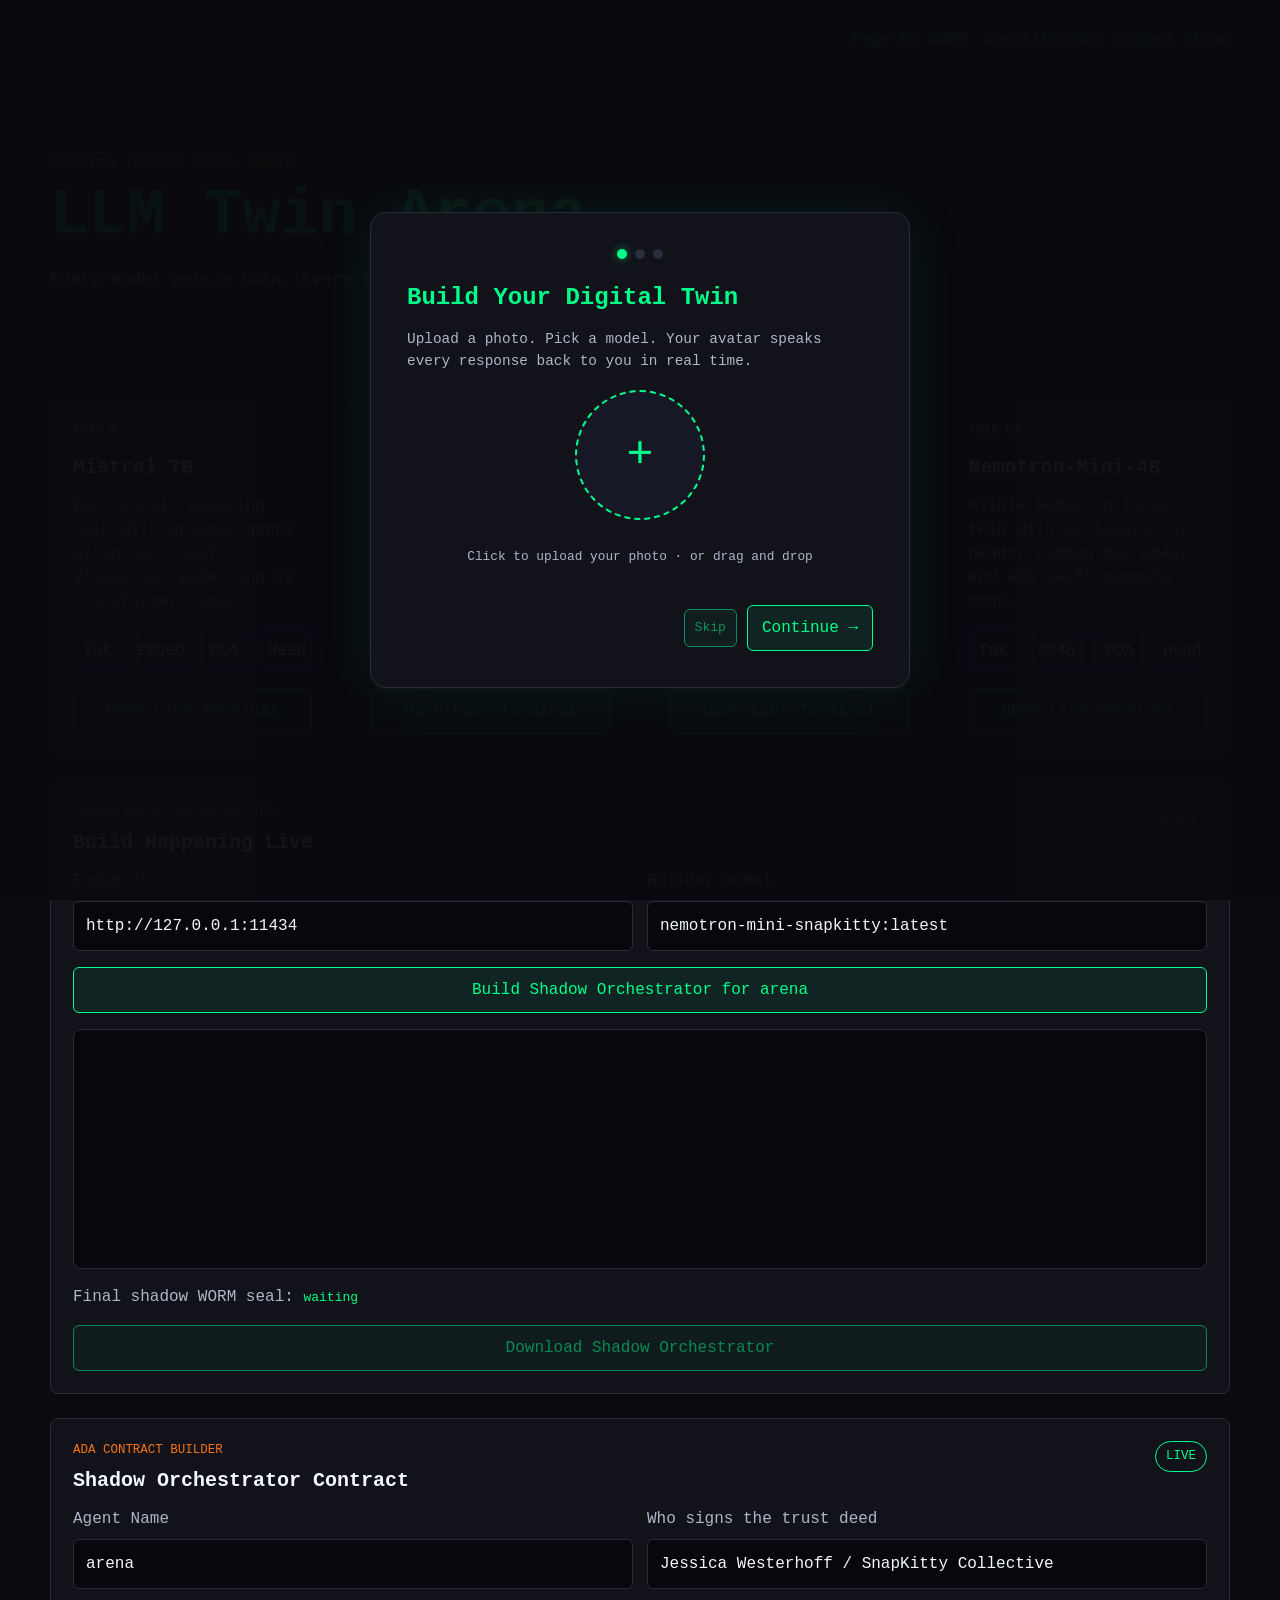
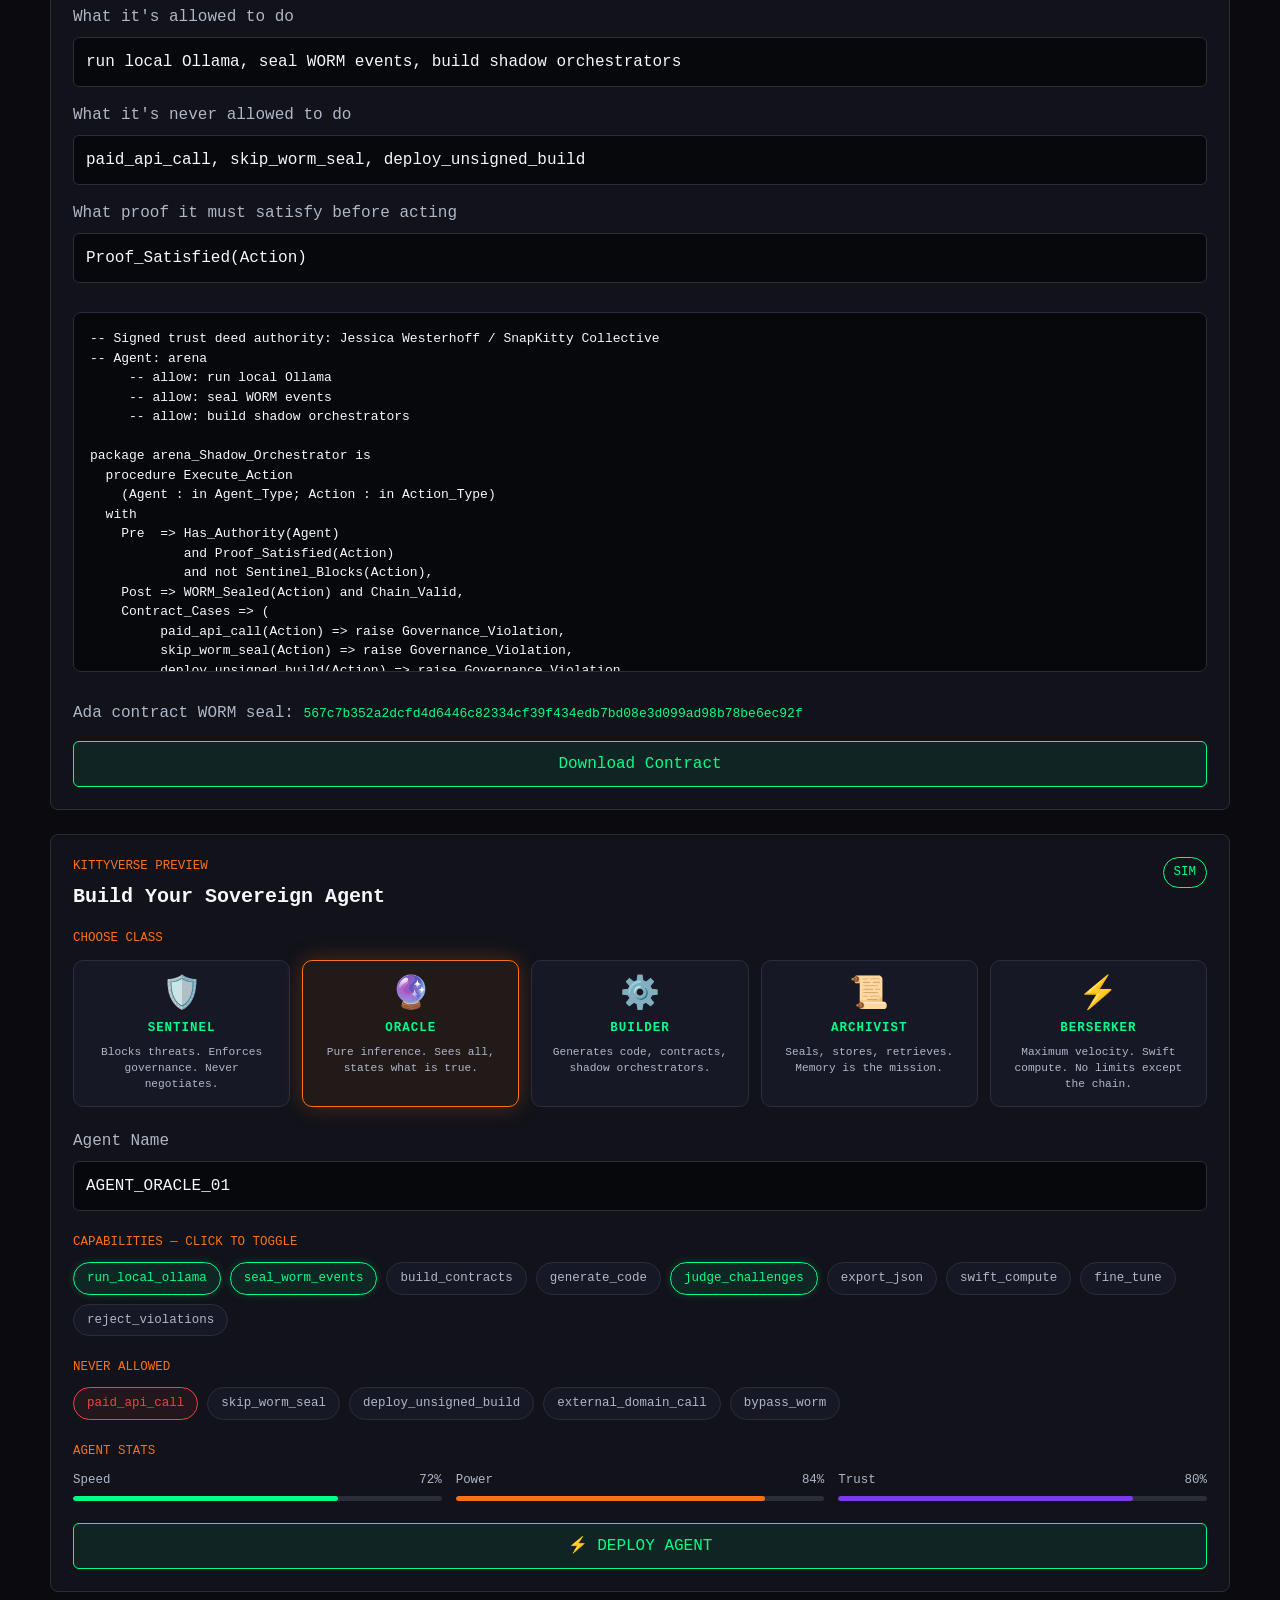
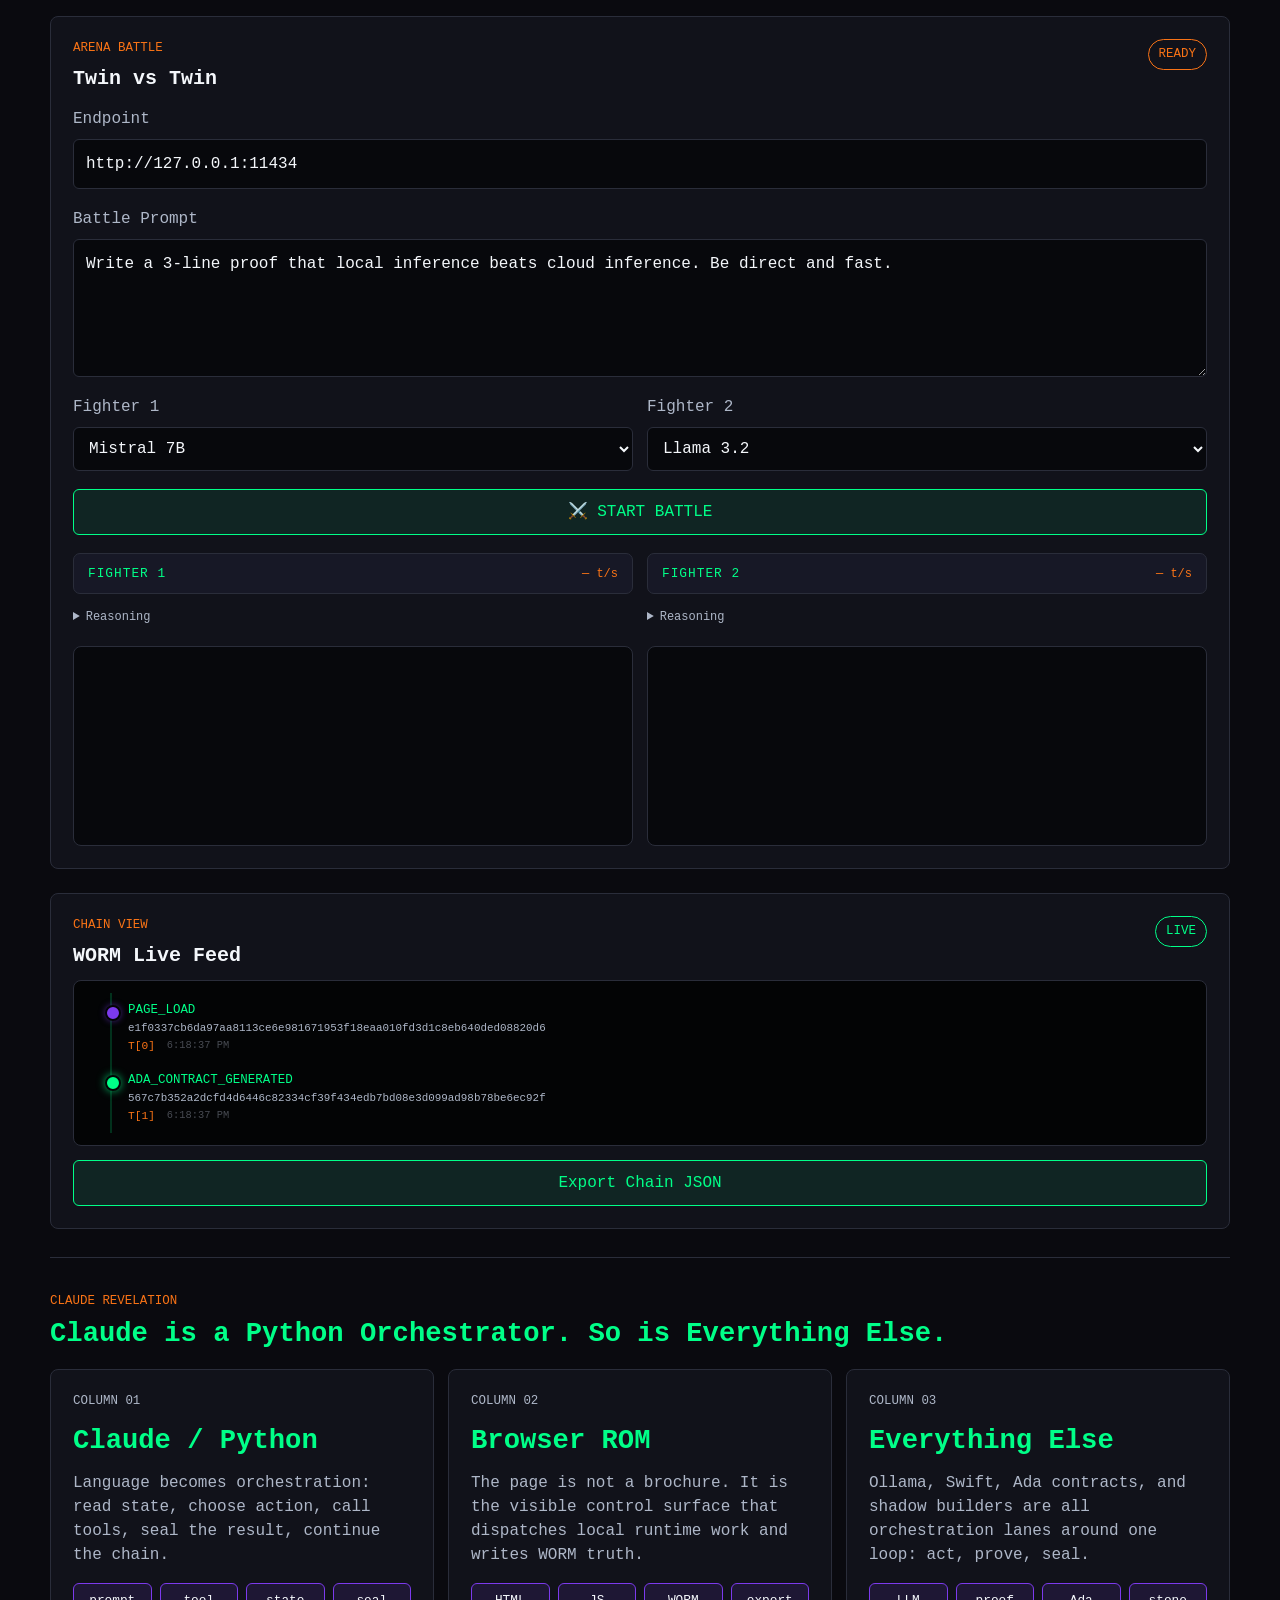
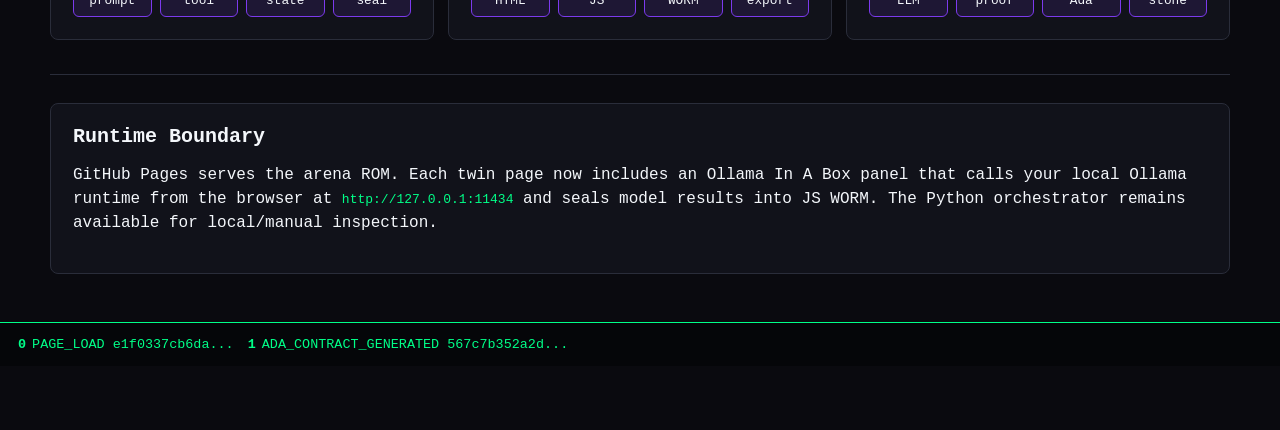
<file: index.html>
<!doctype html>
<html lang="en">
  <head>
    <meta charset="utf-8">
    <meta name="viewport" content="width=device-width, initial-scale=1">
    <title>LLM Twin Arena</title>
    <link rel="stylesheet" href="styles.css">
  </head>
  <body data-page="arena">
    <main class="shell">
      <nav class="topline">
        <a href="page-00-worm.html">Page 00 WORM</a>
        <a href="CONSTITUTION.md">Constitution</a>
        <a href="SIGNED_BY.md">Signed Stone</a>
      </nav>
      <section class="hero lobby-hero">
        <p class="eyebrow">SnapKitty Inverted NoShow Turbo3X</p>
        <h1>LLM Twin Arena</h1>
        <p class="subtitle">Every model gets a twin. Every twin gets a page.</p>
      </section>
      <section class="grid twin-grid">
        <article class="card twin-card" data-twin-card="mistral">
          <p class="eyebrow">Twin 01</p>
          <h2>Mistral 7B</h2>
          <p>Fast local reasoning twin with grouped-query attention, Swift visualizer mode, and 32 transformer blocks.</p>
          <div class="mini-arch"><span>Tok</span><span>Embed</span><span>GQA</span><span>Head</span></div>
          <a class="button" href="twins/01-mistral/index.html">Open Live Terminal</a>
        </article>
        <article class="card twin-card" data-twin-card="llama">
          <p class="eyebrow">Twin 02</p>
          <h2>Llama 3.2</h2>
          <p>Long-context local runtime twin for Swift challenge building, trimming, and evidence retention.</p>
          <div class="mini-arch"><span>BPE</span><span>RoPE</span><span>GQA</span><span>Head</span></div>
          <a class="button" href="twins/02-llama/index.html">Open Live Terminal</a>
        </article>
        <article class="card twin-card" data-twin-card="phi">
          <p class="eyebrow">Twin 03</p>
          <h2>Phi-3 Mini</h2>
          <p>Compact offline twin for Swift-built small proofs, local judging, and sealed challenge loops.</p>
          <div class="mini-arch"><span>Tok</span><span>Embed</span><span>MHA</span><span>Head</span></div>
          <a class="button" href="twins/03-phi/index.html">Open Live Terminal</a>
        </article>
        <article class="card twin-card" data-twin-card="nemotron">
          <p class="eyebrow">Twin 04</p>
          <h2>Nemotron-Mini-4B</h2>
          <p>NVIDIA Nemotron local twin with 32 layers, 32 heads, hidden dim 2048, and GQA Swift compute mode.</p>
          <div class="mini-arch"><span>Tok</span><span>2048</span><span>GQA</span><span>Head</span></div>
          <a class="button" href="twins/04-nemotron/index.html">Open Live Terminal</a>
        </article>
      </section>
      <section class="revelation-panel">
        <div>
          <p class="eyebrow">Claude Revelation</p>
          <h2>Claude is a Python Orchestrator. So is Everything Else.</h2>
        </div>
        <div class="revelation-grid">
          <article class="card">
            <p class="eyebrow">Column 01</p>
            <h2>Claude / Python</h2>
            <p>Language becomes orchestration: read state, choose action, call tools, seal the result, continue the chain.</p>
            <div class="flow-line"><span>prompt</span><span>tool</span><span>state</span><span>seal</span></div>
          </article>
          <article class="card">
            <p class="eyebrow">Column 02</p>
            <h2>Browser ROM</h2>
            <p>The page is not a brochure. It is the visible control surface that dispatches local runtime work and writes WORM truth.</p>
            <div class="flow-line"><span>HTML</span><span>JS</span><span>WORM</span><span>export</span></div>
          </article>
          <article class="card">
            <p class="eyebrow">Column 03</p>
            <h2>Everything Else</h2>
            <p>Ollama, Swift, Ada contracts, and shadow builders are all orchestration lanes around one loop: act, prove, seal.</p>
            <div class="flow-line"><span>LLM</span><span>proof</span><span>Ada</span><span>stone</span></div>
          </article>
        </div>
      </section>
      <section class="panel">
        <h2>Runtime Boundary</h2>
        <p>GitHub Pages serves the arena ROM. Each twin page now includes an Ollama In A Box panel that calls your local Ollama runtime from the browser at <code>http://127.0.0.1:11434</code> and seals model results into JS WORM. The Python orchestrator remains available for local/manual inspection.</p>
      </section>
    </main>
    <div id="worm-ticker" class="ticker">WORM loading...</div>
    <script src="worm.js"></script>
    <script src="arena.js"></script>
  </body>
</html>
</file>
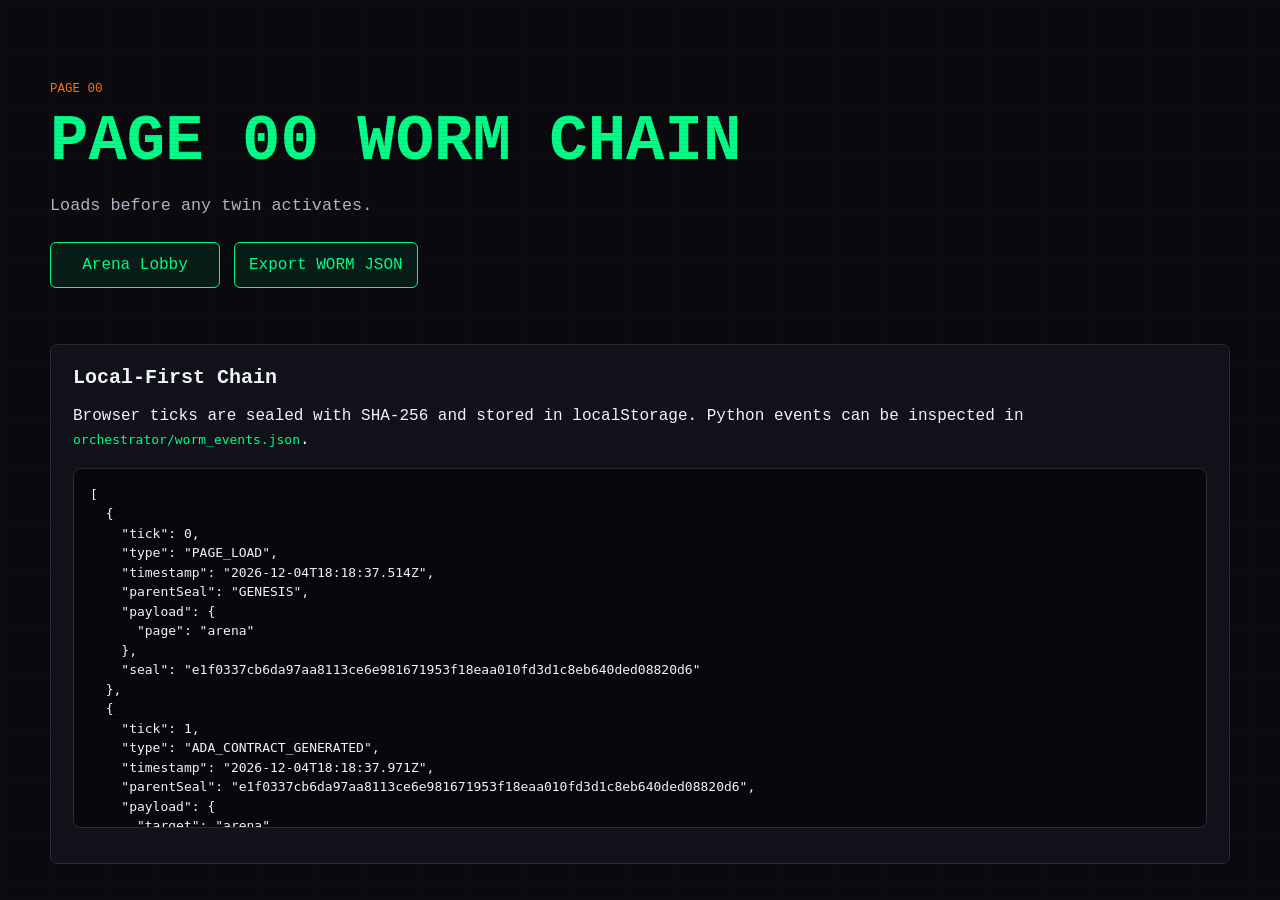
<file: pages/00-worm/index.html>
<!doctype html>
<html lang="en">
  <head>
    <meta charset="utf-8">
    <meta http-equiv="refresh" content="0; url=../../page-00-worm.html">
    <title>WORM Page Redirect</title>
  </head>
  <body>
    <a href="../../page-00-worm.html">PAGE 00 WORM CHAIN</a>
  </body>
</html>
</file>
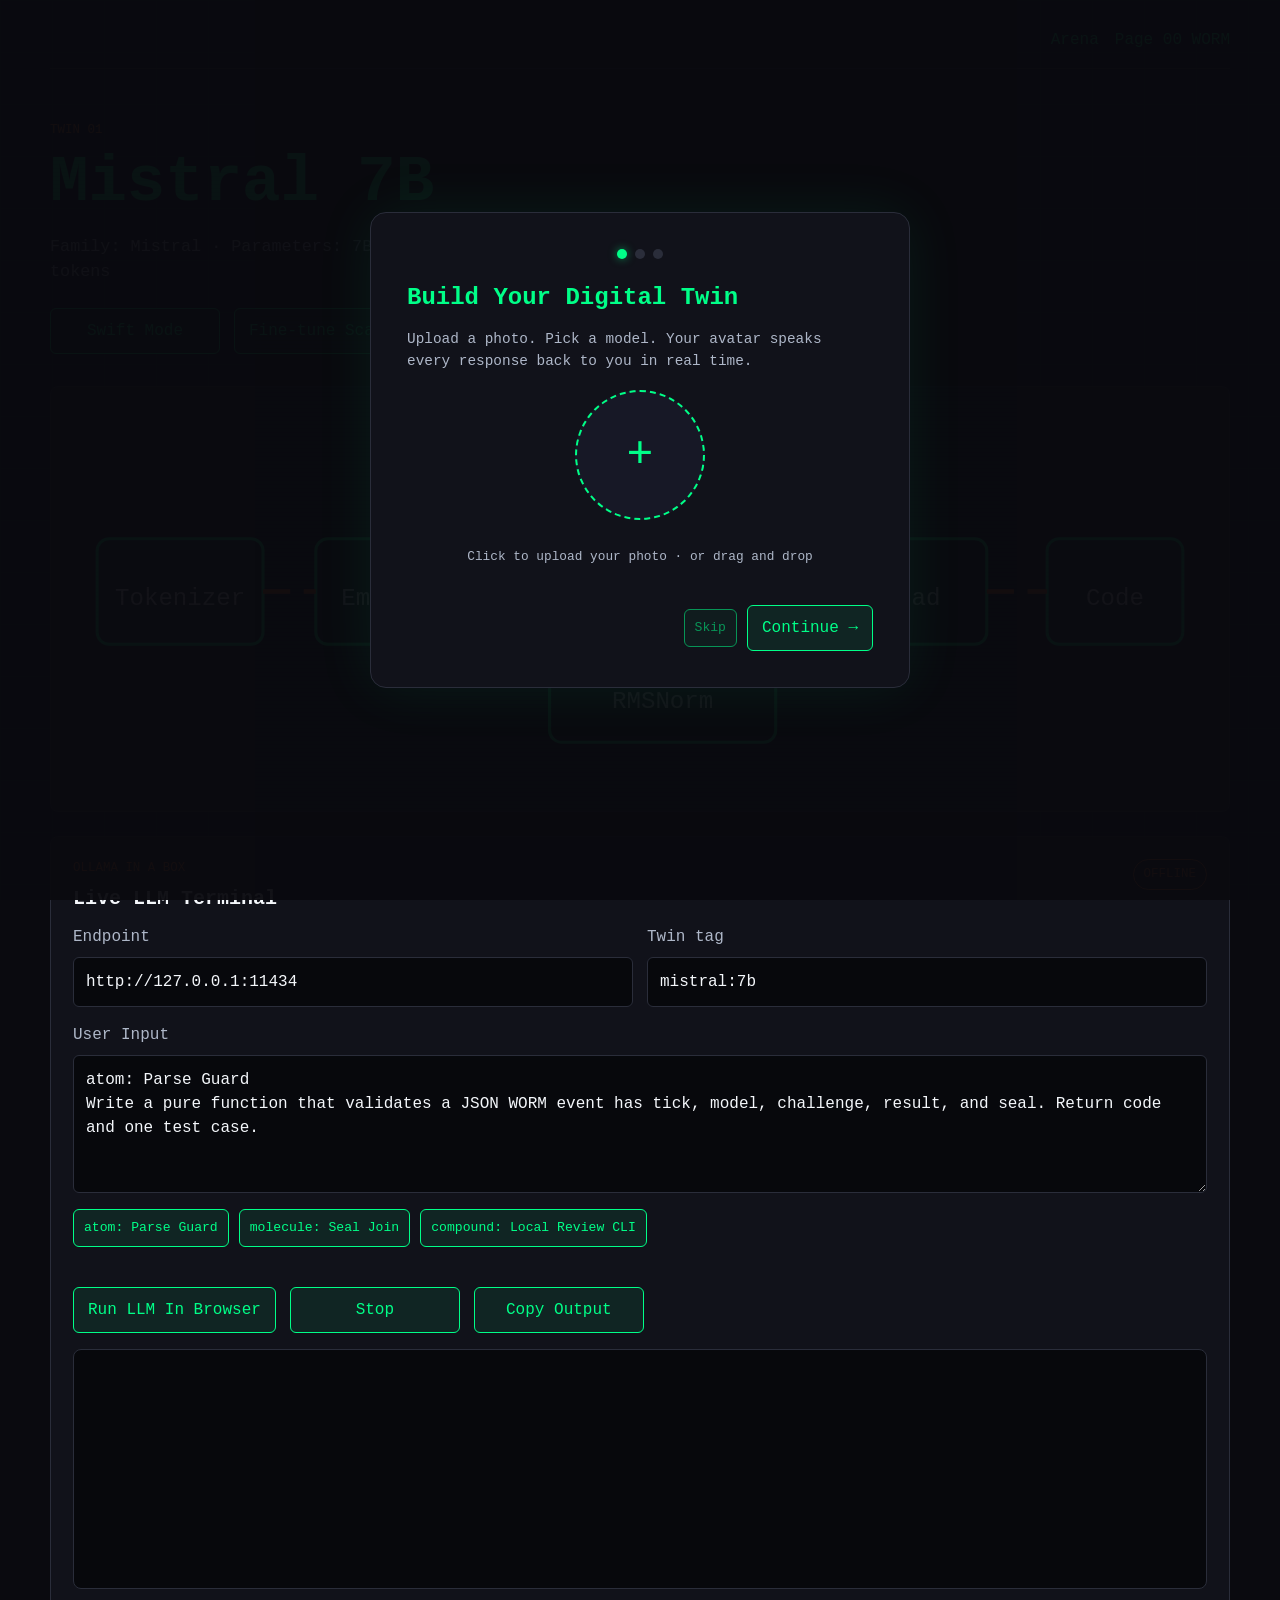
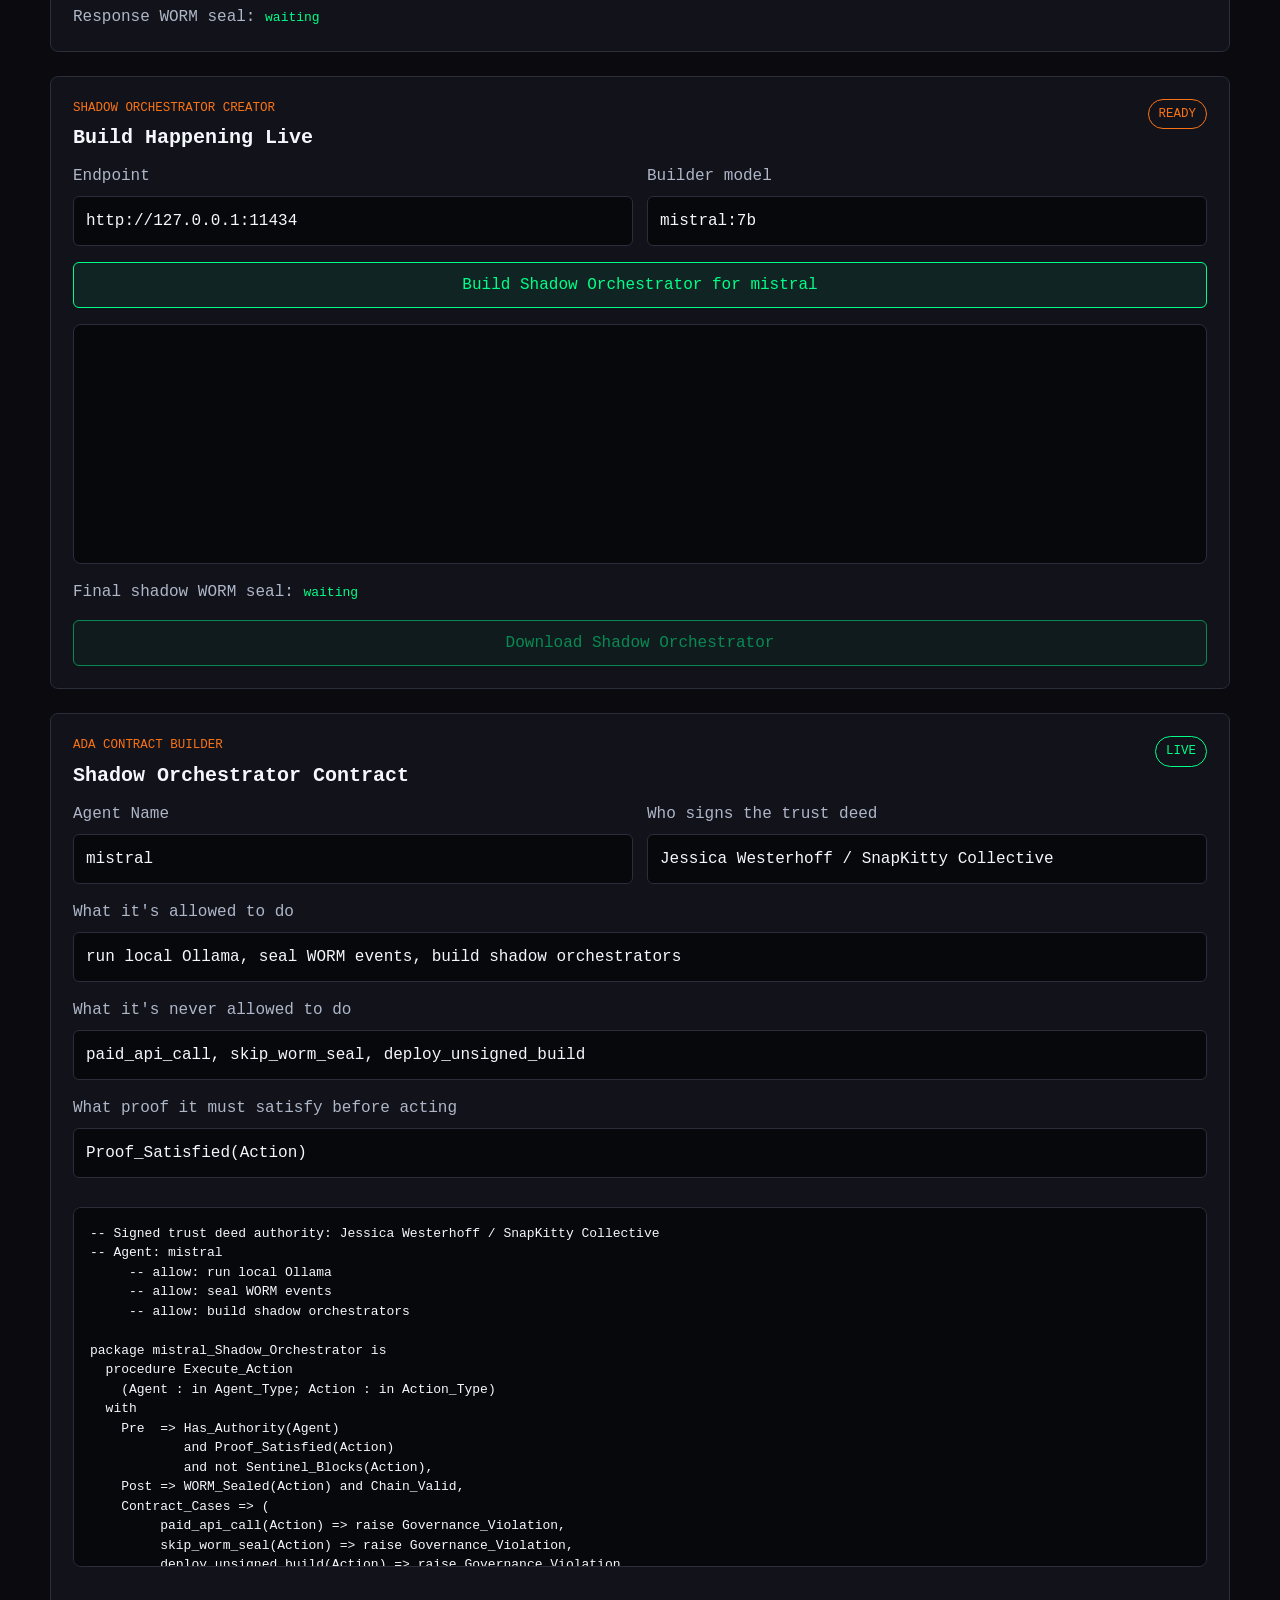
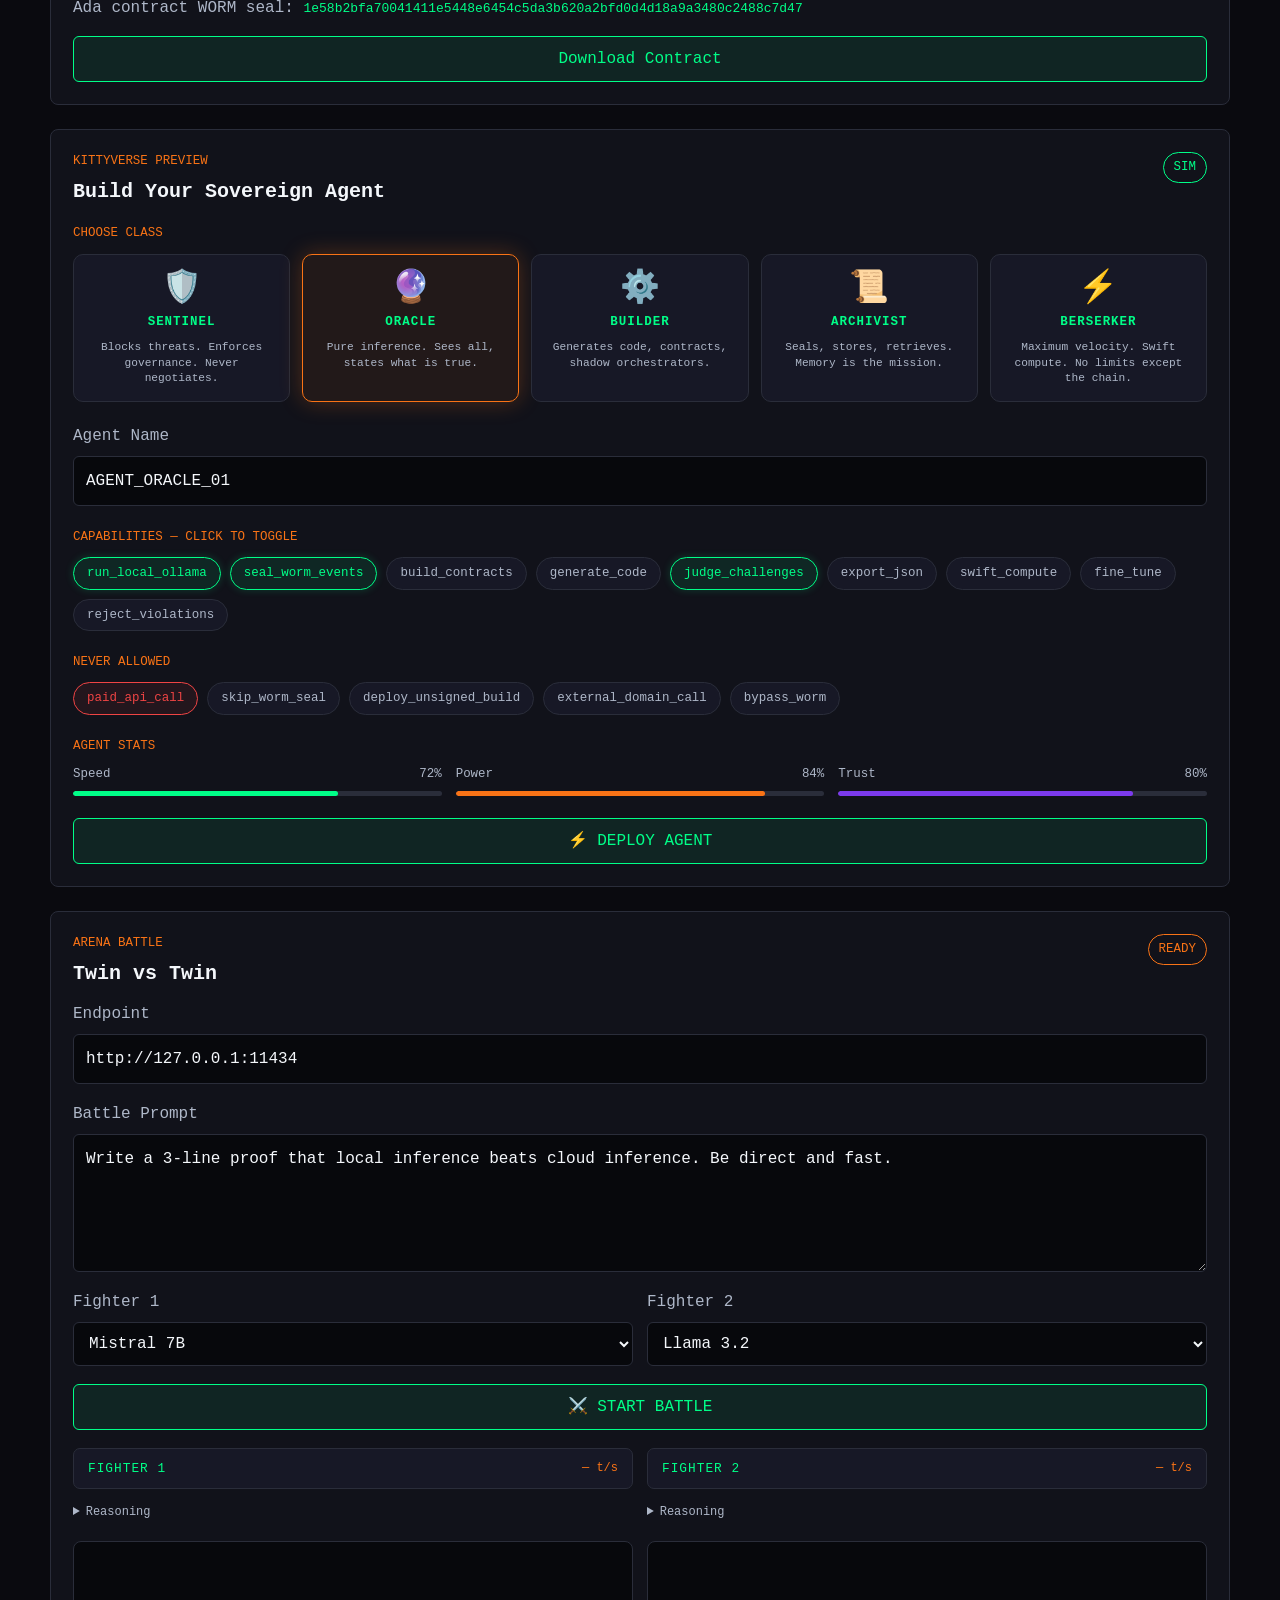
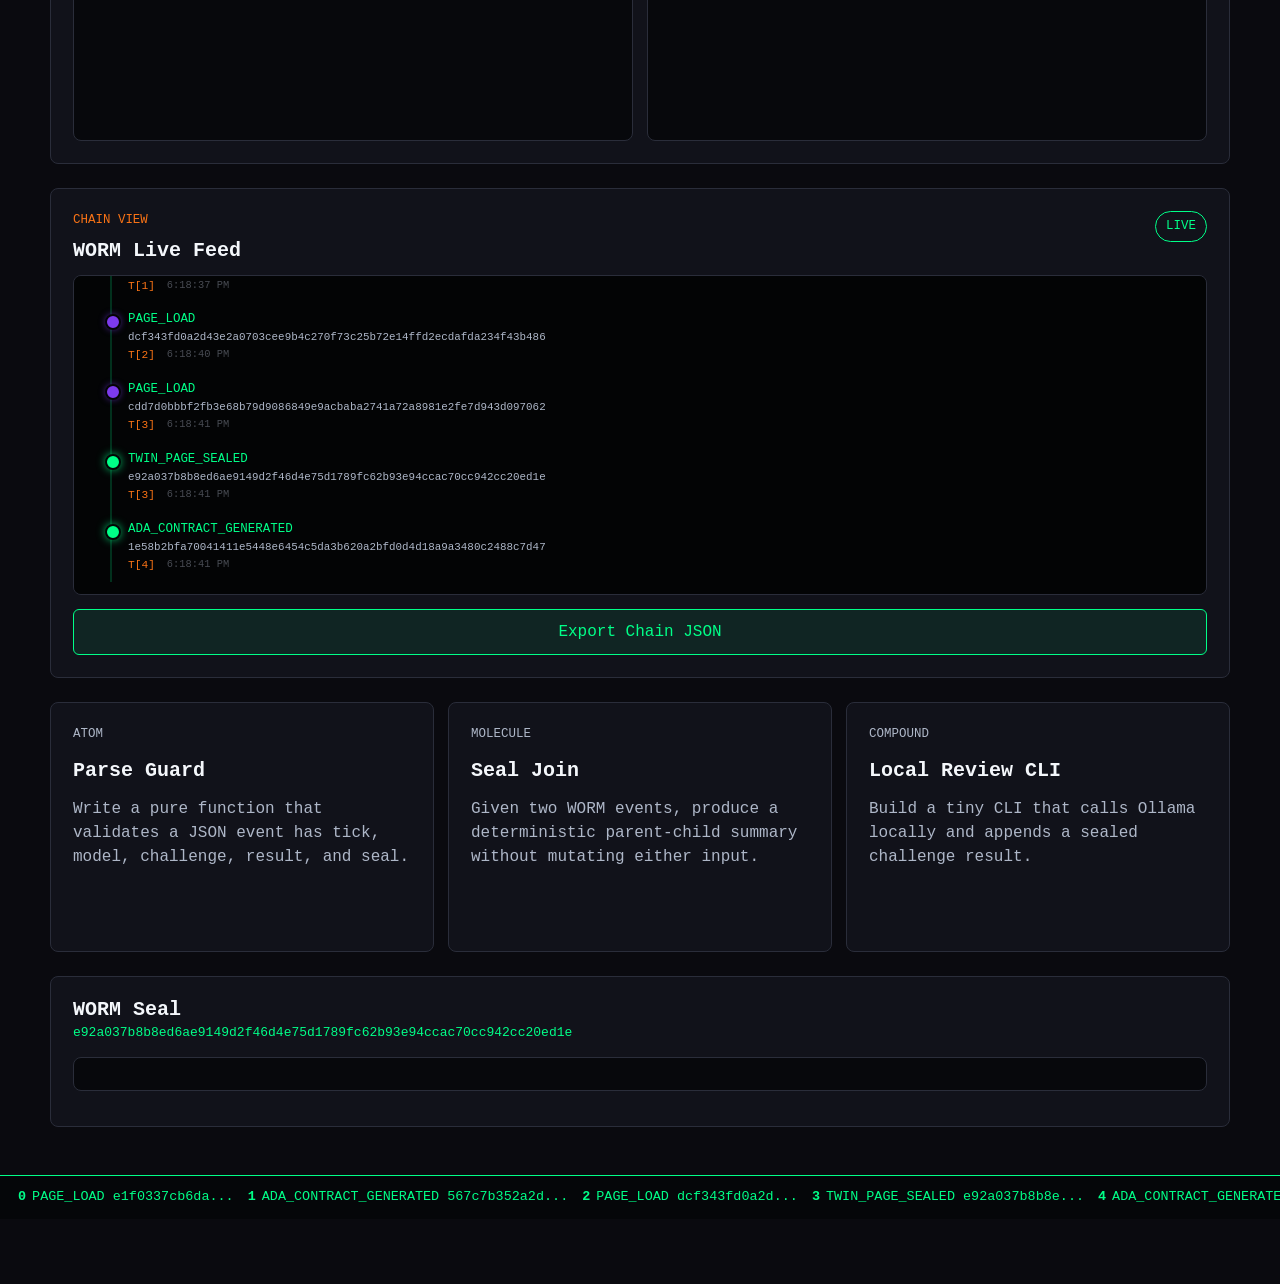
<file: twins/01-mistral/index.html>
<!doctype html>
<html lang="en">
  <head>
    <meta charset="utf-8">
    <meta name="viewport" content="width=device-width, initial-scale=1">
    <title>Mistral 7B Twin</title>
    <link rel="stylesheet" href="../../styles.css">
  </head>
  <body data-page="twin" data-twin="mistral">
    <main class="shell twin-shell">
      <nav class="topline">
        <a href="../../index.html">Arena</a>
        <a href="../../page-00-worm.html">Page 00 WORM</a>
      </nav>
      <section class="hero">
        <p class="eyebrow">Twin 01</p>
        <h1>Mistral 7B</h1>
        <p class="subtitle">Family: Mistral · Parameters: 7B · Ollama tag: <code>mistral:7b</code> · Context: 32k tokens</p>
        <div class="actions">
          <button class="button" data-action="swift">Swift Mode</button>
          <button class="button" data-action="fine-tune">Fine-tune Scaffold</button>
          <button class="button" data-action="export">Export Twin JSON</button>
        </div>
      </section>
      <section class="architecture">
        <svg viewBox="0 0 760 260" role="img" aria-label="Mistral architecture visualization">
          <rect x="20" y="90" width="110" height="70"></rect>
          <text x="75" y="130">Tokenizer</text>
          <rect x="165" y="90" width="120" height="70"></rect>
          <text x="225" y="130">Embedding</text>
          <rect x="320" y="35" width="150" height="190"></rect>
          <text x="395" y="75">32 Blocks</text>
          <text x="395" y="118">GQA</text>
          <text x="395" y="158">SwiGLU</text>
          <text x="395" y="198">RMSNorm</text>
          <rect x="510" y="90" width="100" height="70"></rect>
          <text x="560" y="130">Head</text>
          <rect x="650" y="90" width="90" height="70"></rect>
          <text x="695" y="130">Code</text>
          <path d="M130 125 H165 M285 125 H320 M470 125 H510 M610 125 H650"></path>
        </svg>
      </section>
      <section class="grid three">
        <article class="card"><p class="eyebrow">Atom</p><h2>Parse Guard</h2><p>Write a pure function that validates a JSON event has tick, model, challenge, result, and seal.</p></article>
        <article class="card"><p class="eyebrow">Molecule</p><h2>Seal Join</h2><p>Given two WORM events, produce a deterministic parent-child summary without mutating either input.</p></article>
        <article class="card"><p class="eyebrow">Compound</p><h2>Local Review CLI</h2><p>Build a tiny CLI that calls Ollama locally and appends a sealed challenge result.</p></article>
      </section>
      <section class="panel">
        <h2>WORM Seal</h2>
        <code id="twin-seal">pending-browser-seal</code>
        <pre id="twin-output" class="log"></pre>
      </section>
    </main>
    <div id="worm-ticker" class="ticker">WORM loading...</div>
    <script src="../../worm.js"></script>
    <script src="../../arena.js"></script>
  </body>
</html>
</file>
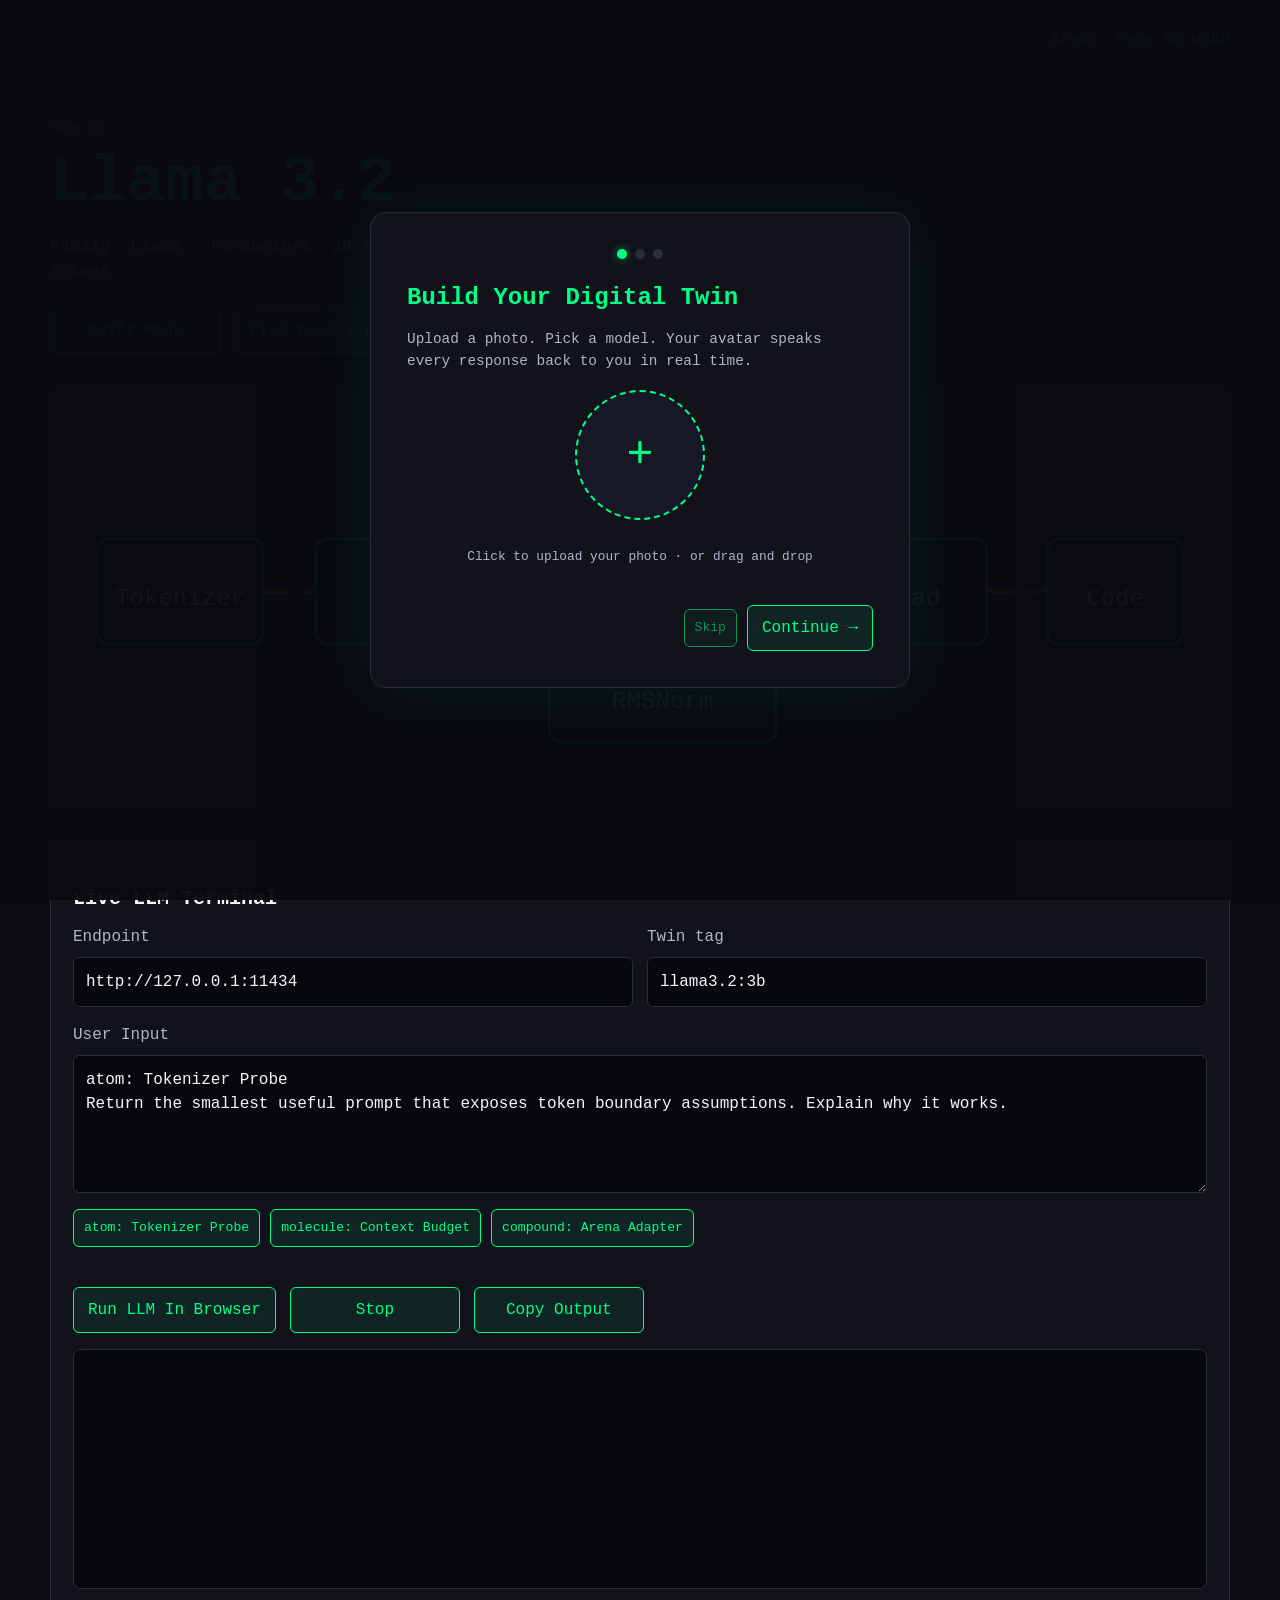
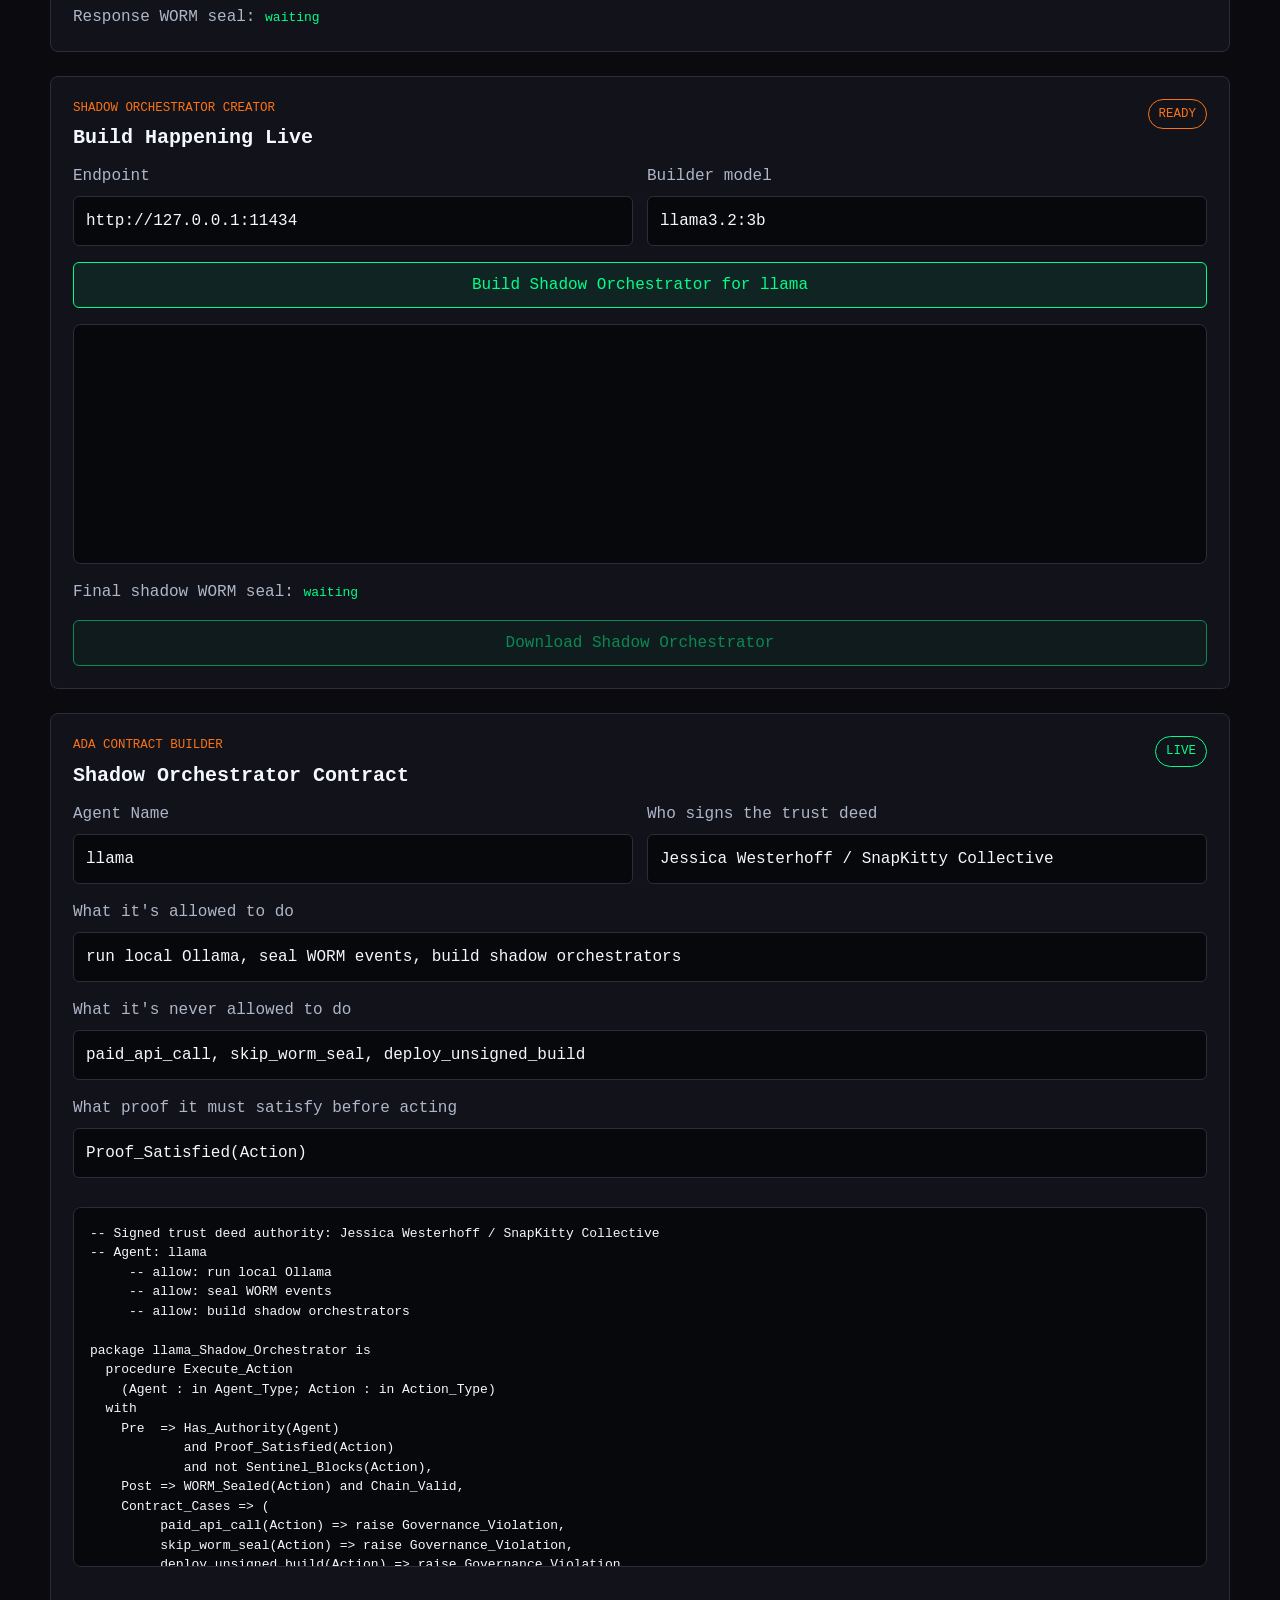
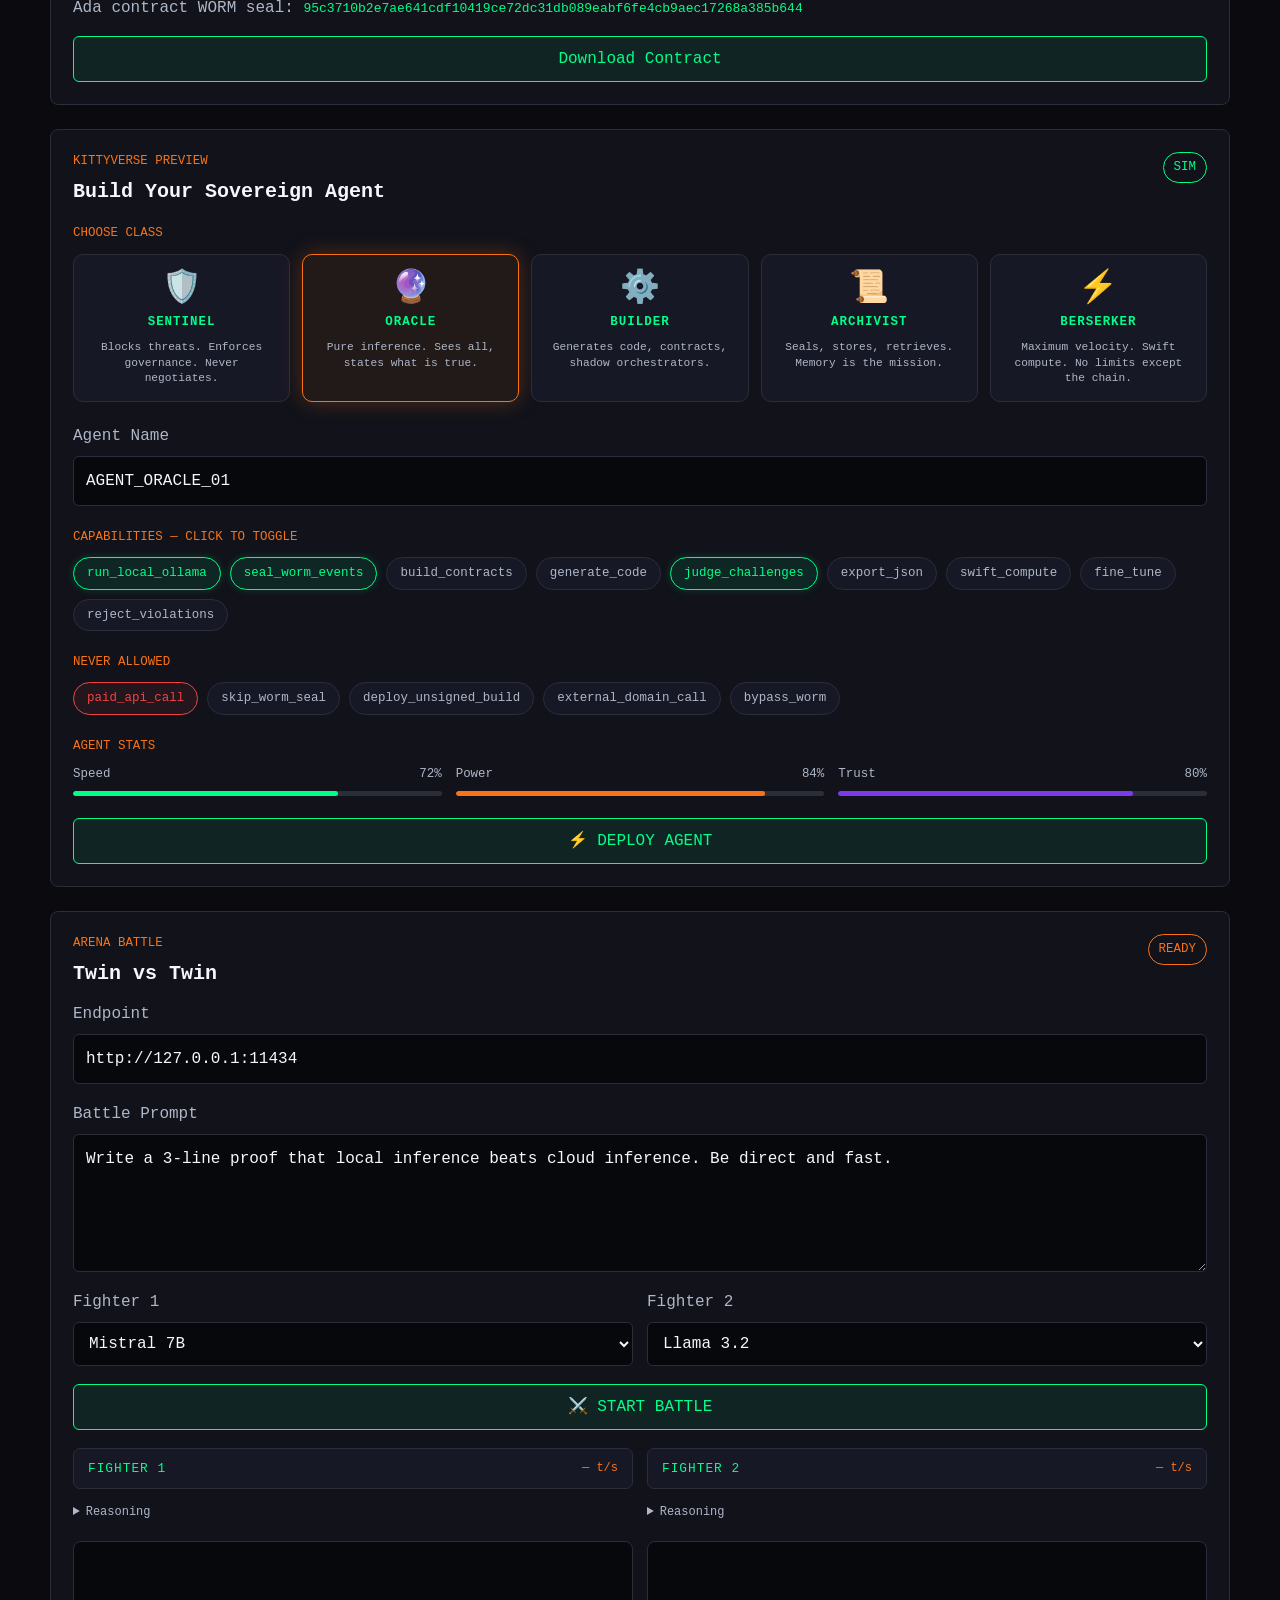
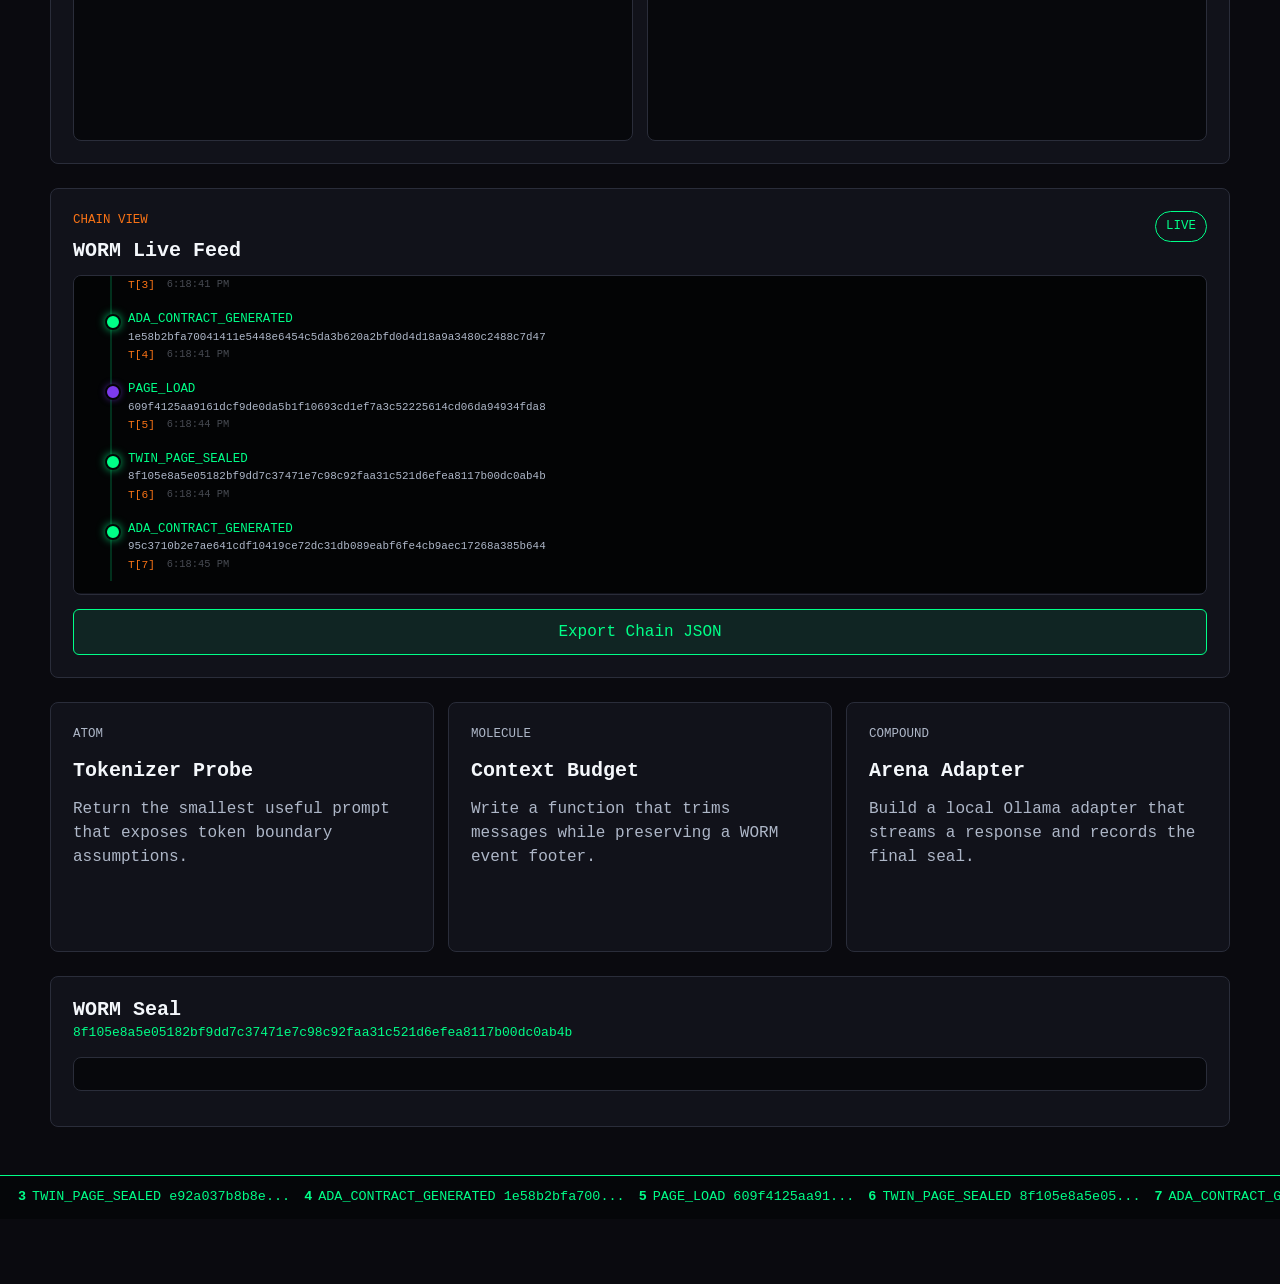
<file: twins/02-llama/index.html>
<!doctype html>
<html lang="en">
  <head>
    <meta charset="utf-8">
    <meta name="viewport" content="width=device-width, initial-scale=1">
    <title>Llama 3.2 Twin</title>
    <link rel="stylesheet" href="../../styles.css">
  </head>
  <body data-page="twin" data-twin="llama">
    <main class="shell twin-shell">
      <nav class="topline">
        <a href="../../index.html">Arena</a>
        <a href="../../page-00-worm.html">Page 00 WORM</a>
      </nav>
      <section class="hero">
        <p class="eyebrow">Twin 02</p>
        <h1>Llama 3.2</h1>
        <p class="subtitle">Family: Llama · Parameters: 3B · Ollama tag: <code>llama3.2:3b</code> · Context: 128k tokens</p>
        <div class="actions">
          <button class="button" data-action="swift">Swift Mode</button>
          <button class="button" data-action="fine-tune">Fine-tune Scaffold</button>
          <button class="button" data-action="export">Export Twin JSON</button>
        </div>
      </section>
      <section class="architecture">
        <svg viewBox="0 0 760 260" role="img" aria-label="Llama architecture visualization">
          <rect x="20" y="90" width="110" height="70"></rect>
          <text x="75" y="130">Tokenizer</text>
          <rect x="165" y="90" width="120" height="70"></rect>
          <text x="225" y="130">RoPE</text>
          <rect x="320" y="35" width="150" height="190"></rect>
          <text x="395" y="75">28 Blocks</text>
          <text x="395" y="118">GQA</text>
          <text x="395" y="158">SwiGLU</text>
          <text x="395" y="198">RMSNorm</text>
          <rect x="510" y="90" width="100" height="70"></rect>
          <text x="560" y="130">Head</text>
          <rect x="650" y="90" width="90" height="70"></rect>
          <text x="695" y="130">Code</text>
          <path d="M130 125 H165 M285 125 H320 M470 125 H510 M610 125 H650"></path>
        </svg>
      </section>
      <section class="grid three">
        <article class="card"><p class="eyebrow">Atom</p><h2>Tokenizer Probe</h2><p>Return the smallest useful prompt that exposes token boundary assumptions.</p></article>
        <article class="card"><p class="eyebrow">Molecule</p><h2>Context Budget</h2><p>Write a function that trims messages while preserving a WORM event footer.</p></article>
        <article class="card"><p class="eyebrow">Compound</p><h2>Arena Adapter</h2><p>Build a local Ollama adapter that streams a response and records the final seal.</p></article>
      </section>
      <section class="panel">
        <h2>WORM Seal</h2>
        <code id="twin-seal">pending-browser-seal</code>
        <pre id="twin-output" class="log"></pre>
      </section>
    </main>
    <div id="worm-ticker" class="ticker">WORM loading...</div>
    <script src="../../worm.js"></script>
    <script src="../../arena.js"></script>
  </body>
</html>
</file>
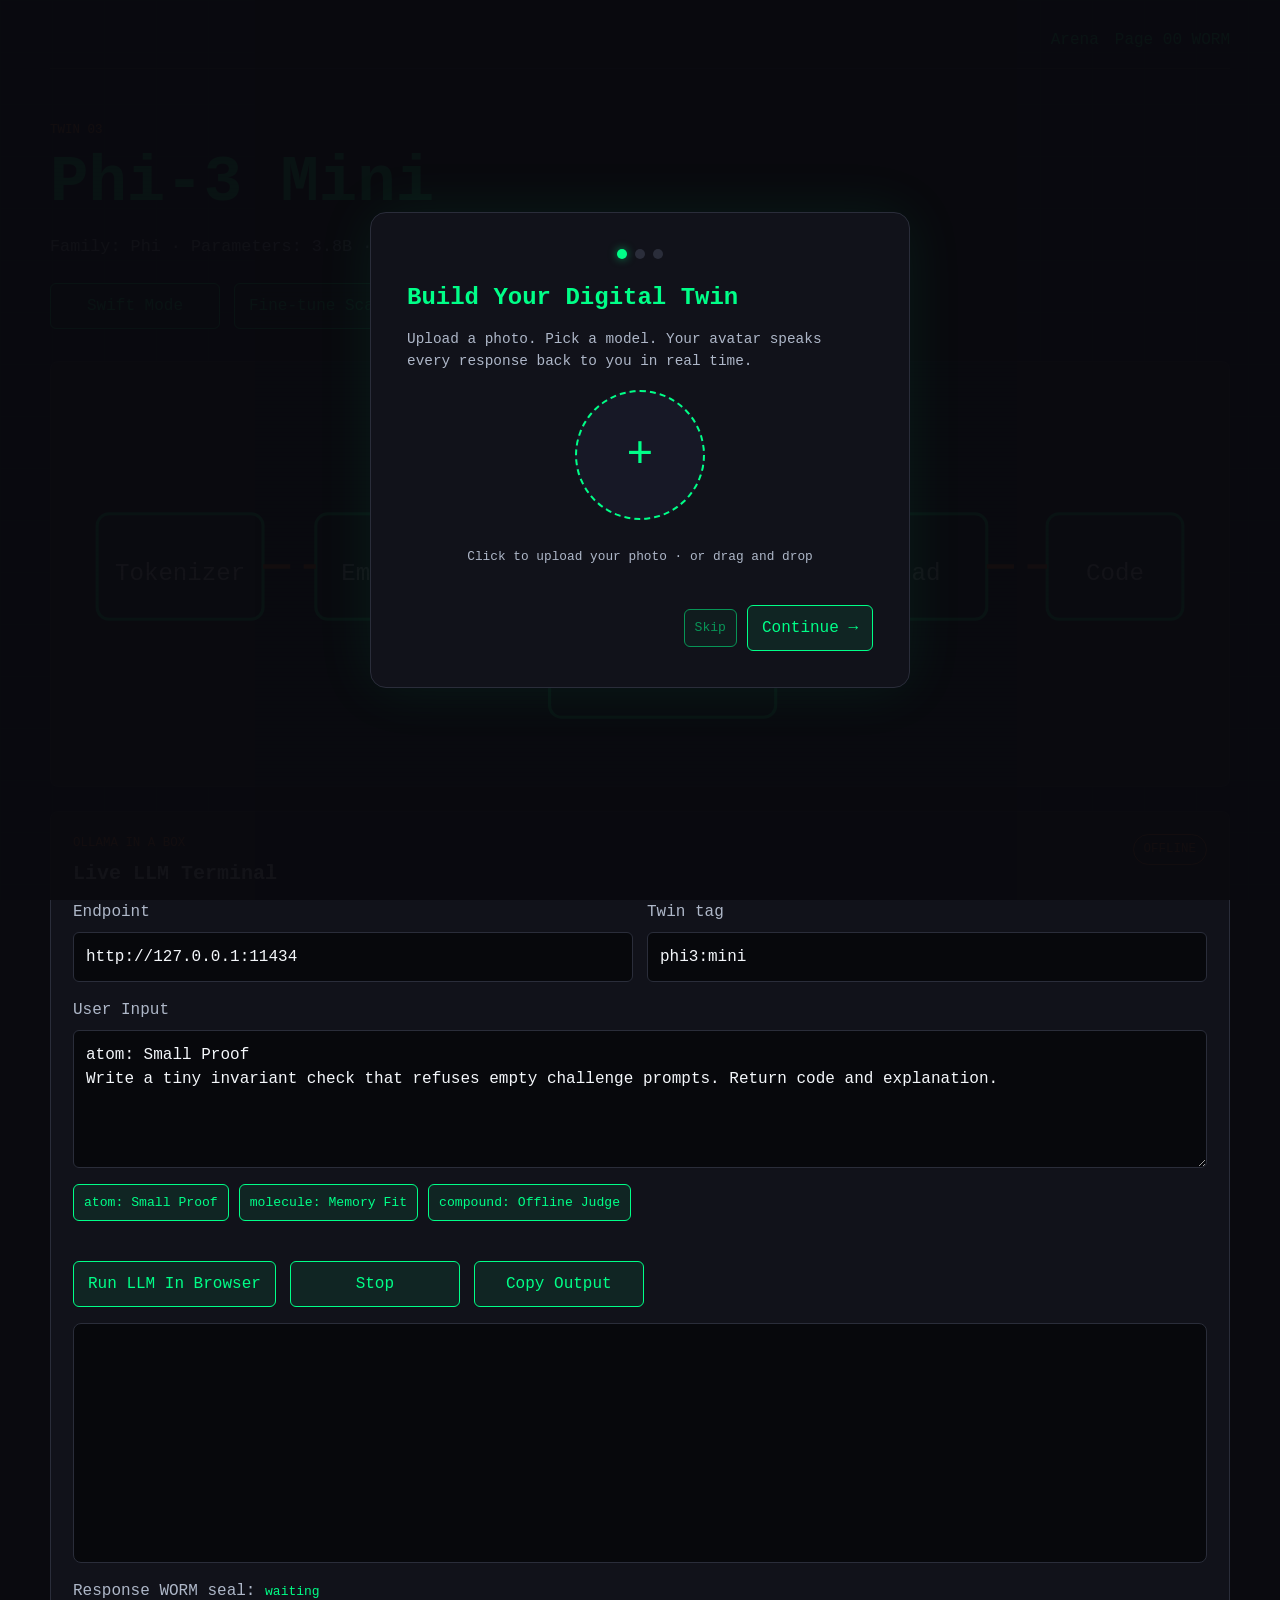
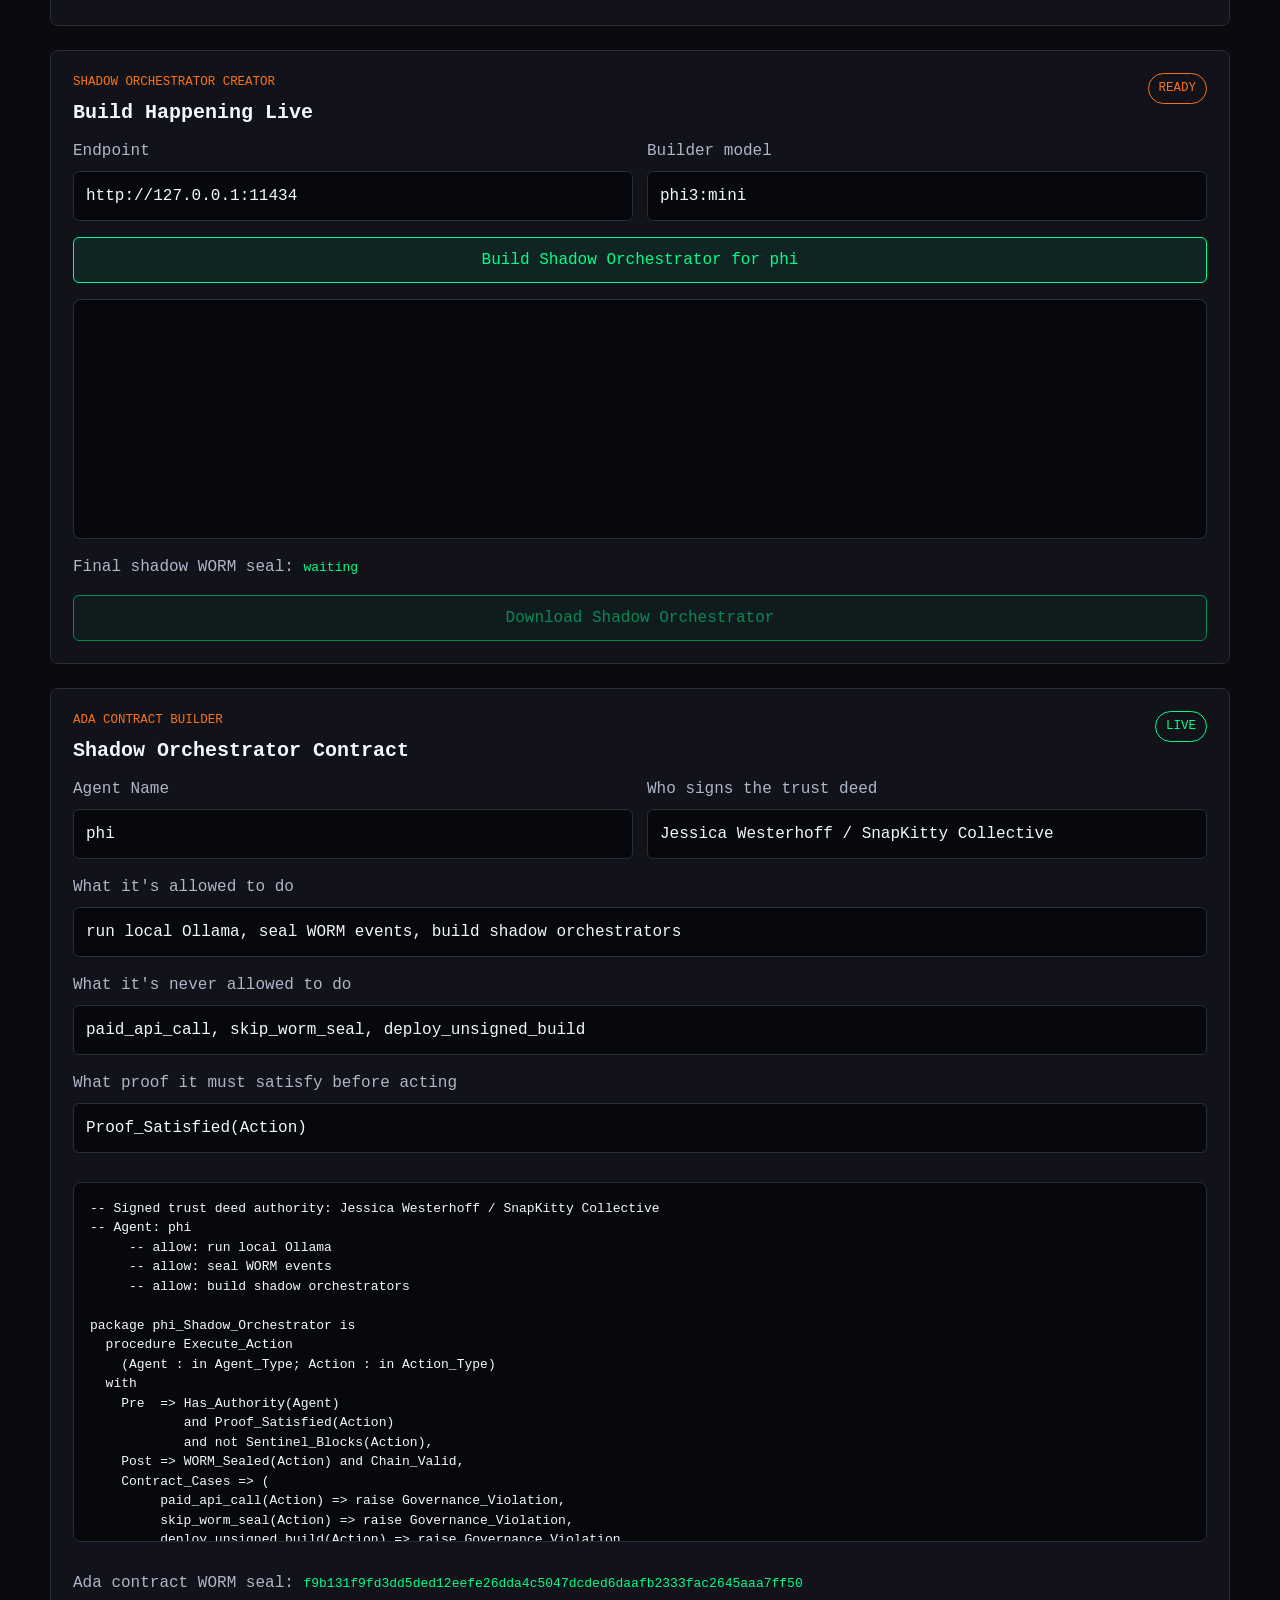
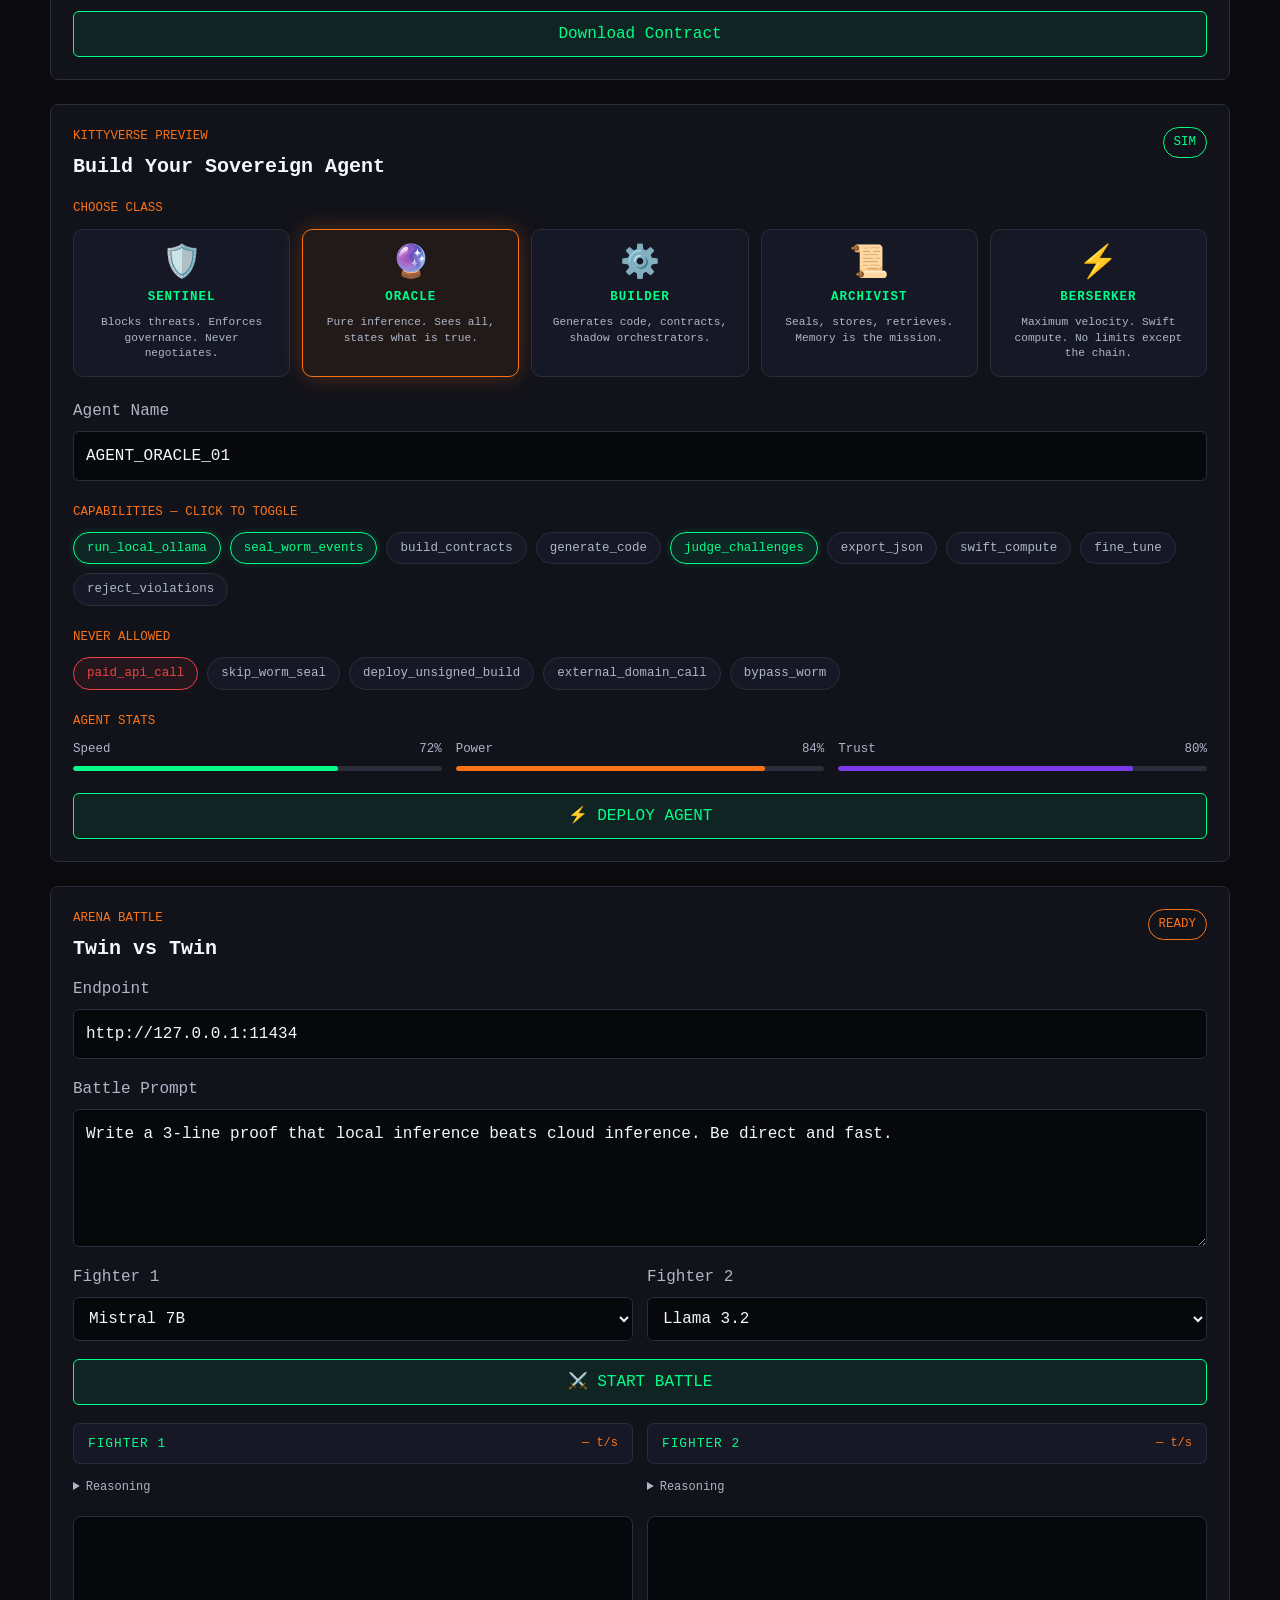
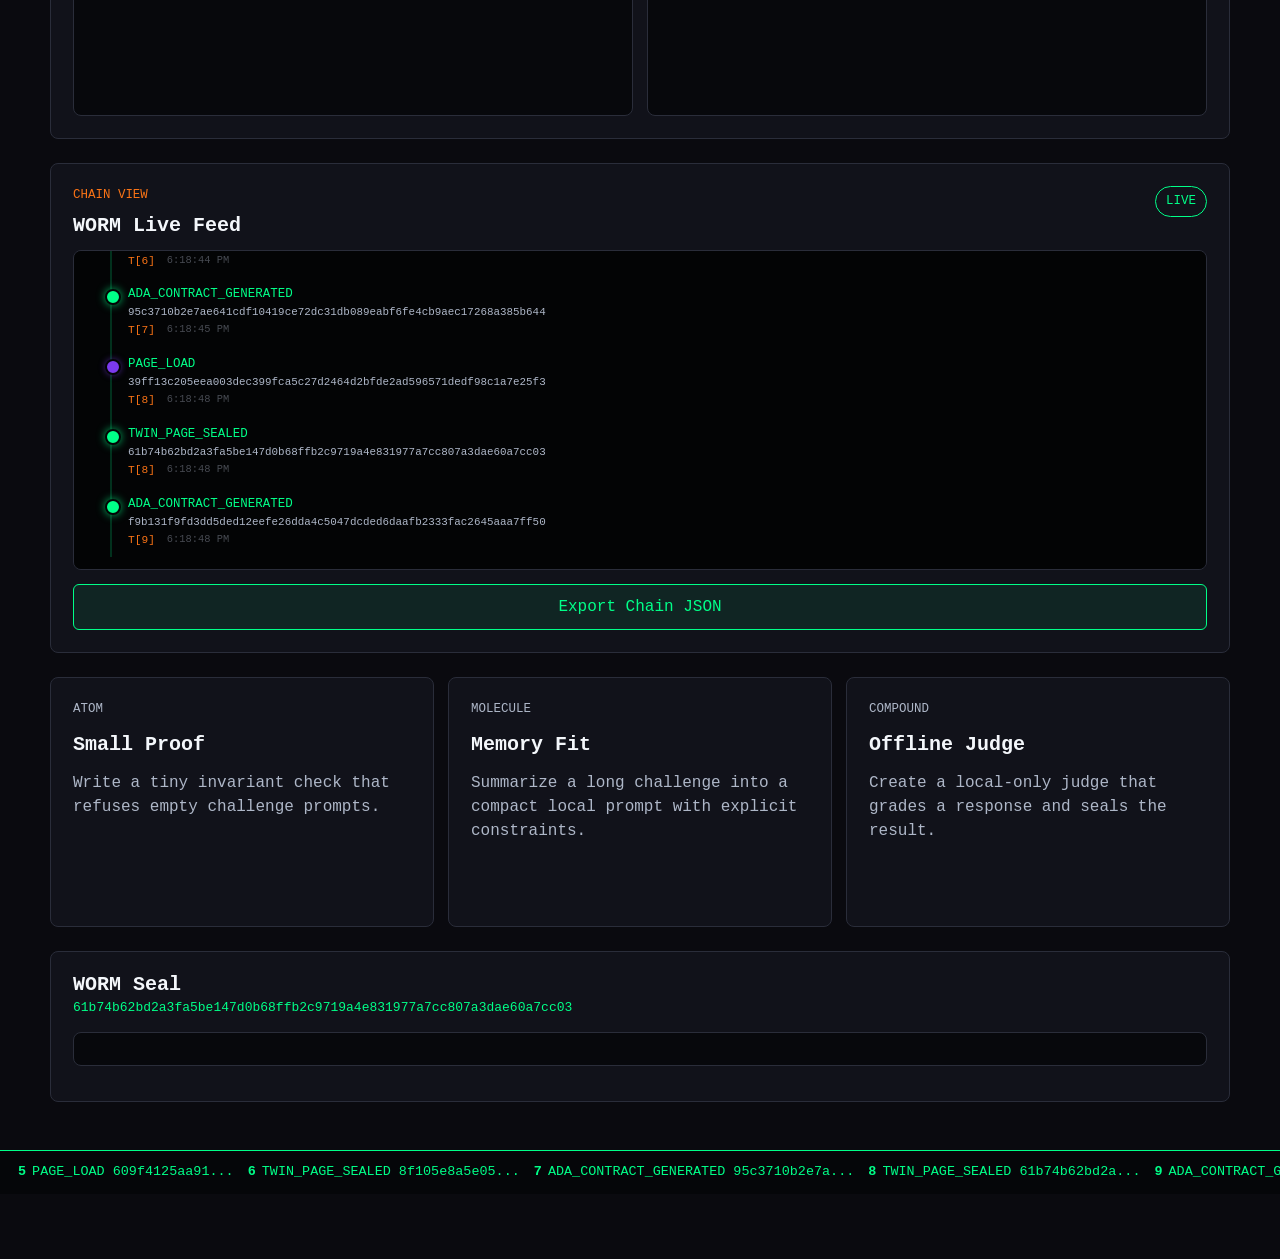
<file: twins/03-phi/index.html>
<!doctype html>
<html lang="en">
  <head>
    <meta charset="utf-8">
    <meta name="viewport" content="width=device-width, initial-scale=1">
    <title>Phi-3 Mini Twin</title>
    <link rel="stylesheet" href="../../styles.css">
  </head>
  <body data-page="twin" data-twin="phi">
    <main class="shell twin-shell">
      <nav class="topline">
        <a href="../../index.html">Arena</a>
        <a href="../../page-00-worm.html">Page 00 WORM</a>
      </nav>
      <section class="hero">
        <p class="eyebrow">Twin 03</p>
        <h1>Phi-3 Mini</h1>
        <p class="subtitle">Family: Phi · Parameters: 3.8B · Ollama tag: <code>phi3:mini</code> · Context: 4k tokens</p>
        <div class="actions">
          <button class="button" data-action="swift">Swift Mode</button>
          <button class="button" data-action="fine-tune">Fine-tune Scaffold</button>
          <button class="button" data-action="export">Export Twin JSON</button>
        </div>
      </section>
      <section class="architecture">
        <svg viewBox="0 0 760 260" role="img" aria-label="Phi architecture visualization">
          <rect x="20" y="90" width="110" height="70"></rect>
          <text x="75" y="130">Tokenizer</text>
          <rect x="165" y="90" width="120" height="70"></rect>
          <text x="225" y="130">Embedding</text>
          <rect x="320" y="35" width="150" height="190"></rect>
          <text x="395" y="75">32 Blocks</text>
          <text x="395" y="118">MHA</text>
          <text x="395" y="158">MLP</text>
          <text x="395" y="198">RMSNorm</text>
          <rect x="510" y="90" width="100" height="70"></rect>
          <text x="560" y="130">Head</text>
          <rect x="650" y="90" width="90" height="70"></rect>
          <text x="695" y="130">Code</text>
          <path d="M130 125 H165 M285 125 H320 M470 125 H510 M610 125 H650"></path>
        </svg>
      </section>
      <section class="grid three">
        <article class="card"><p class="eyebrow">Atom</p><h2>Small Proof</h2><p>Write a tiny invariant check that refuses empty challenge prompts.</p></article>
        <article class="card"><p class="eyebrow">Molecule</p><h2>Memory Fit</h2><p>Summarize a long challenge into a compact local prompt with explicit constraints.</p></article>
        <article class="card"><p class="eyebrow">Compound</p><h2>Offline Judge</h2><p>Create a local-only judge that grades a response and seals the result.</p></article>
      </section>
      <section class="panel">
        <h2>WORM Seal</h2>
        <code id="twin-seal">pending-browser-seal</code>
        <pre id="twin-output" class="log"></pre>
      </section>
    </main>
    <div id="worm-ticker" class="ticker">WORM loading...</div>
    <script src="../../worm.js"></script>
    <script src="../../arena.js"></script>
  </body>
</html>
</file>
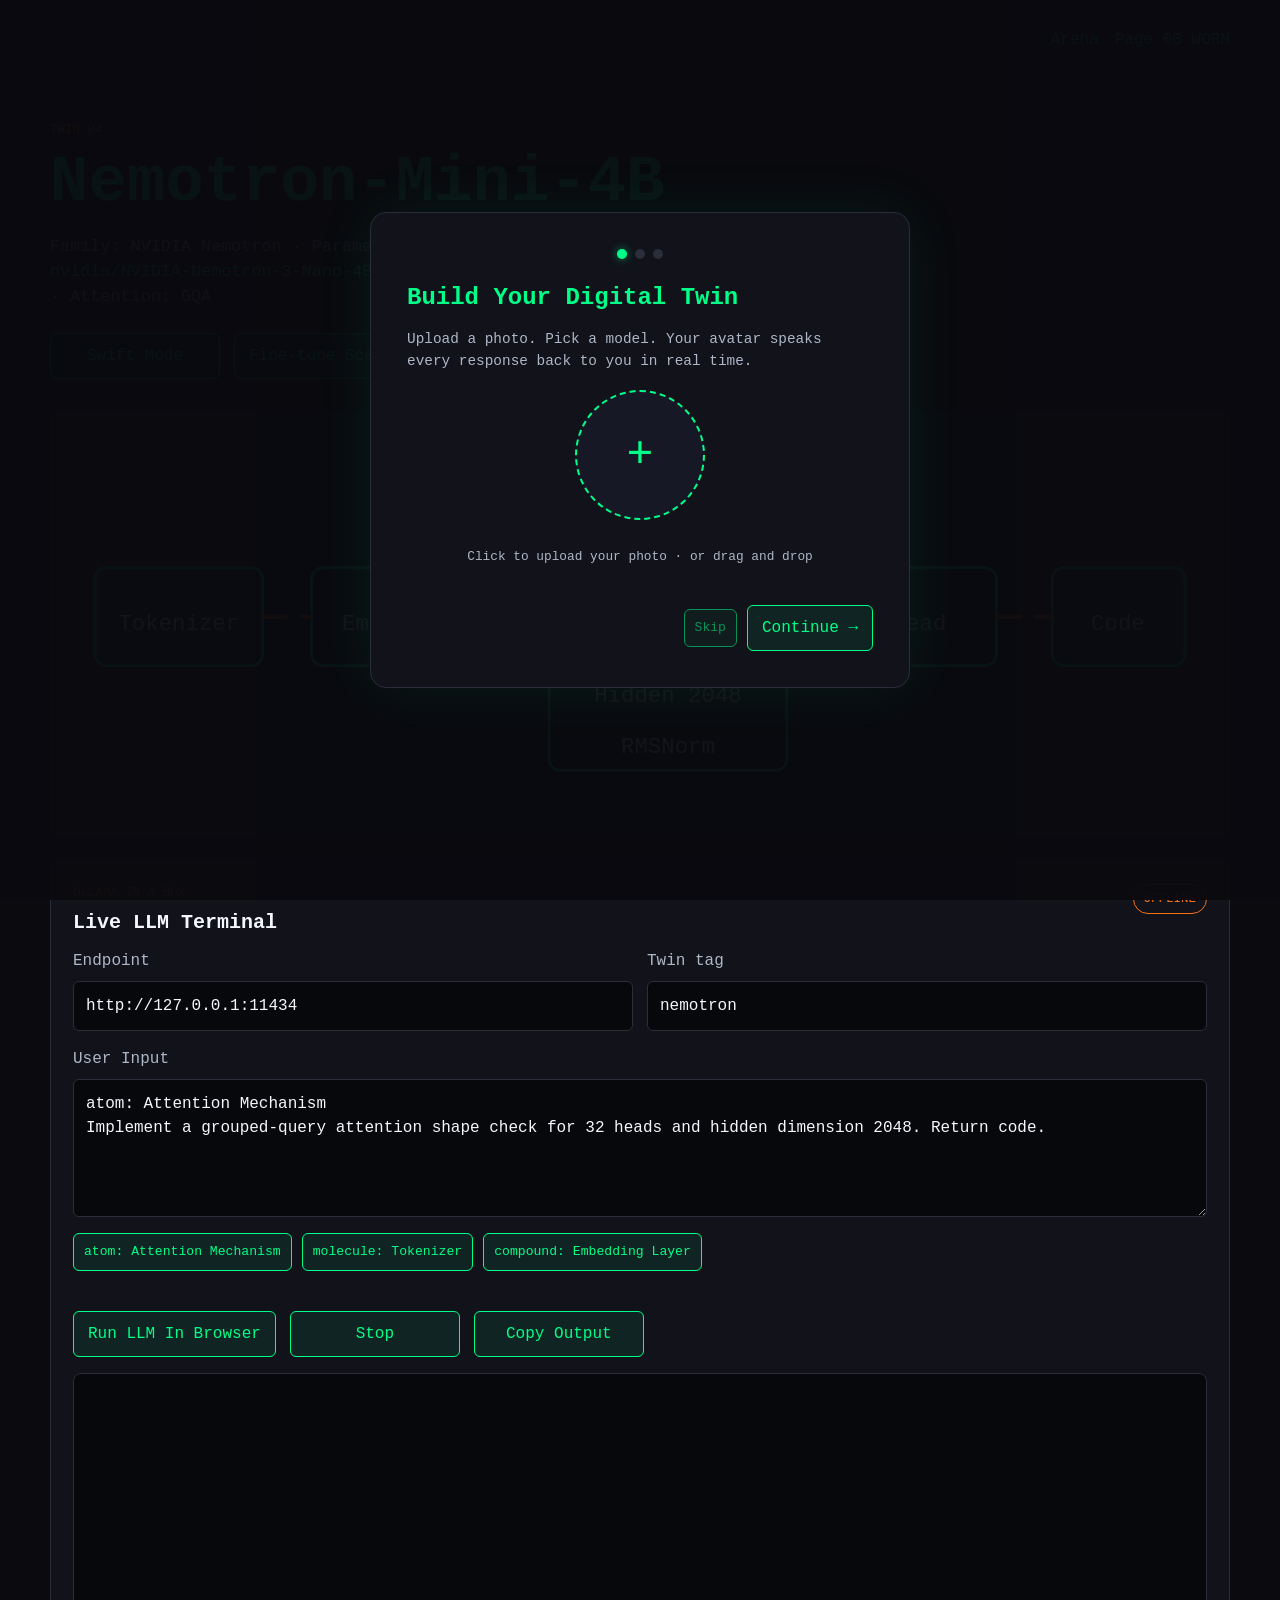
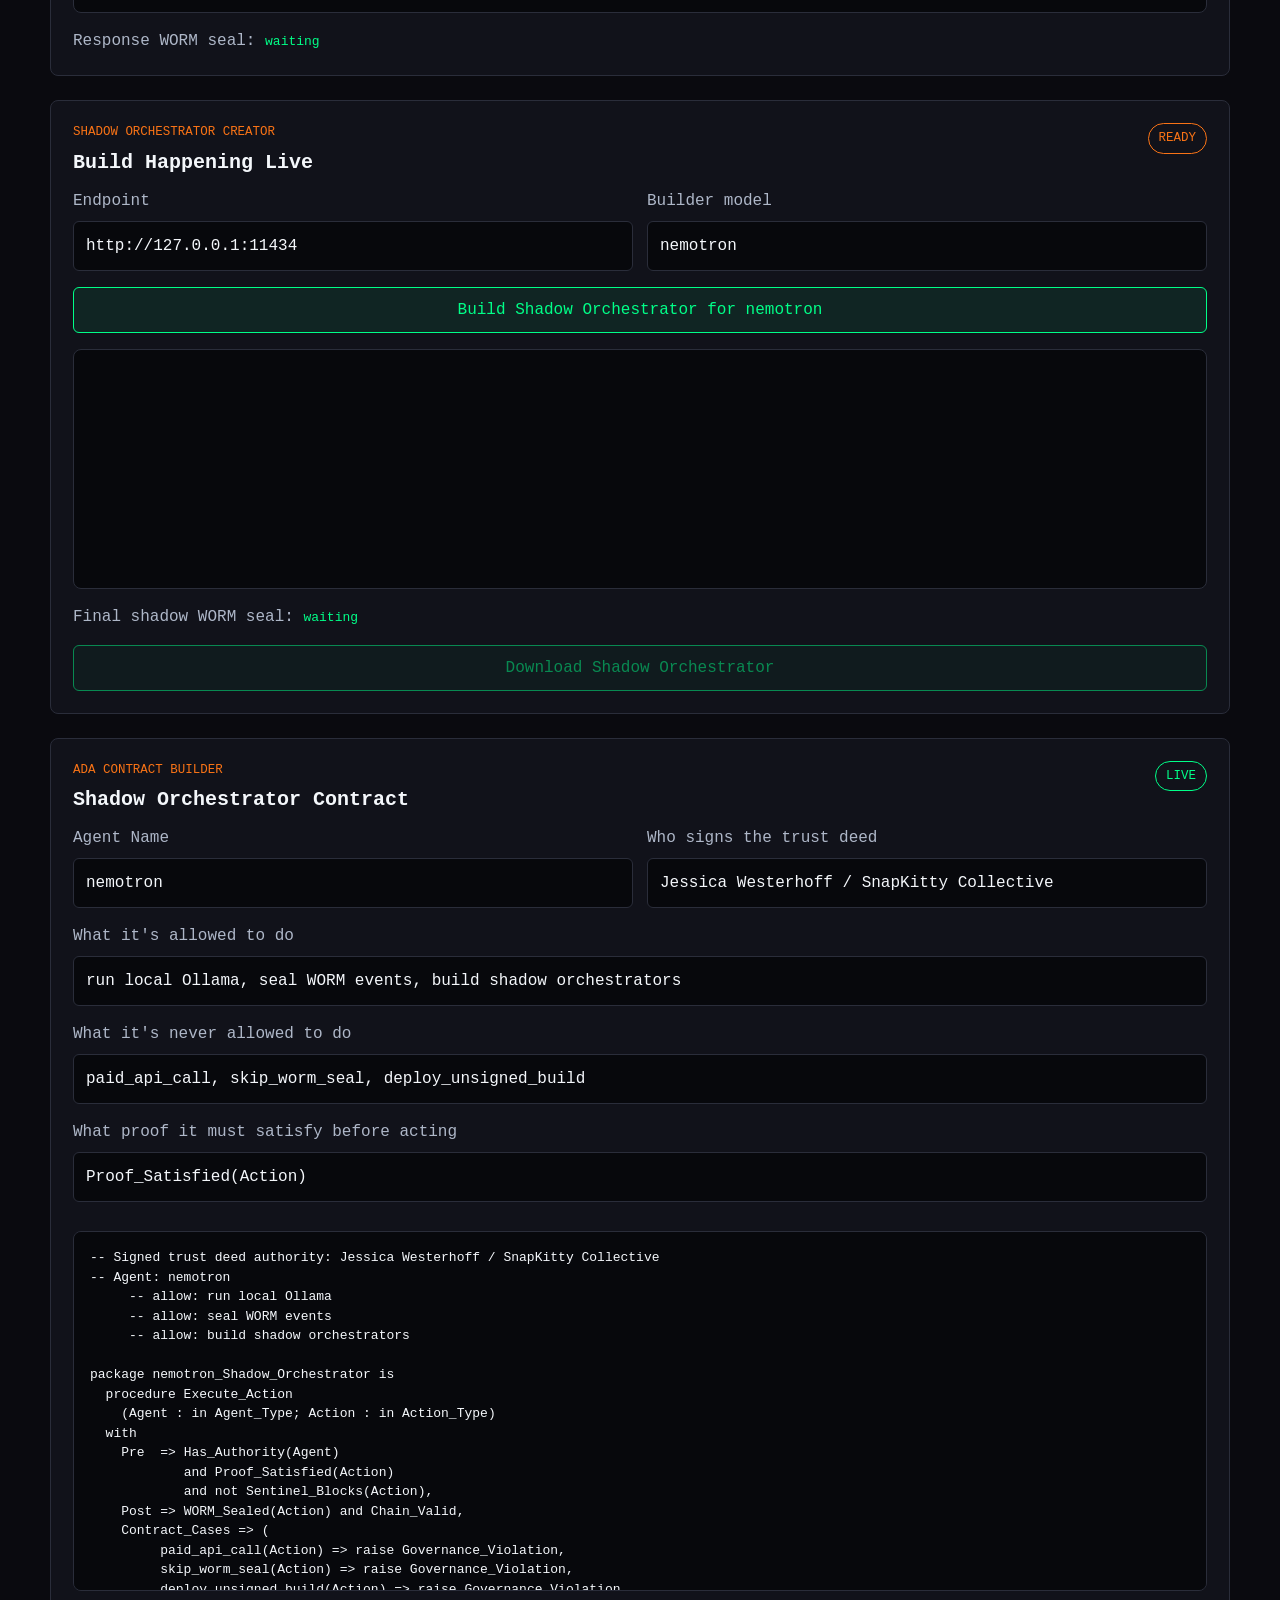
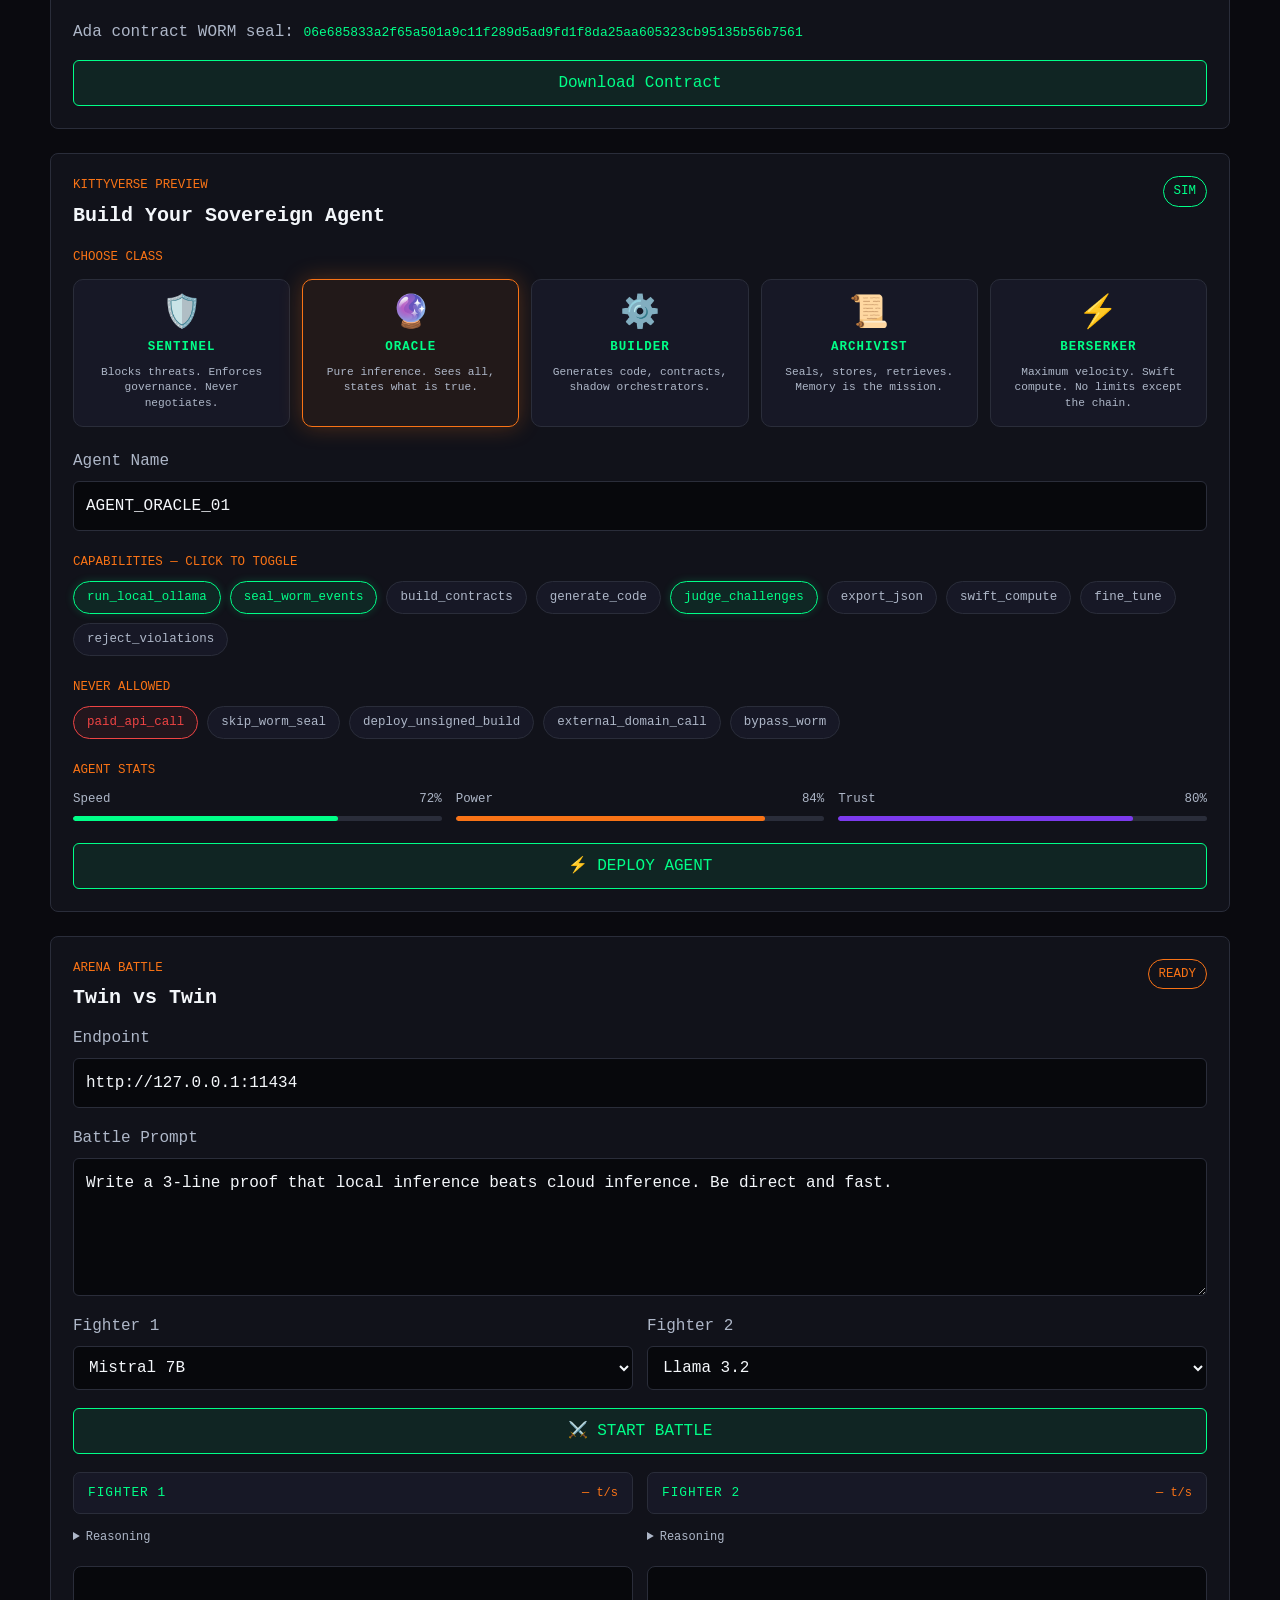
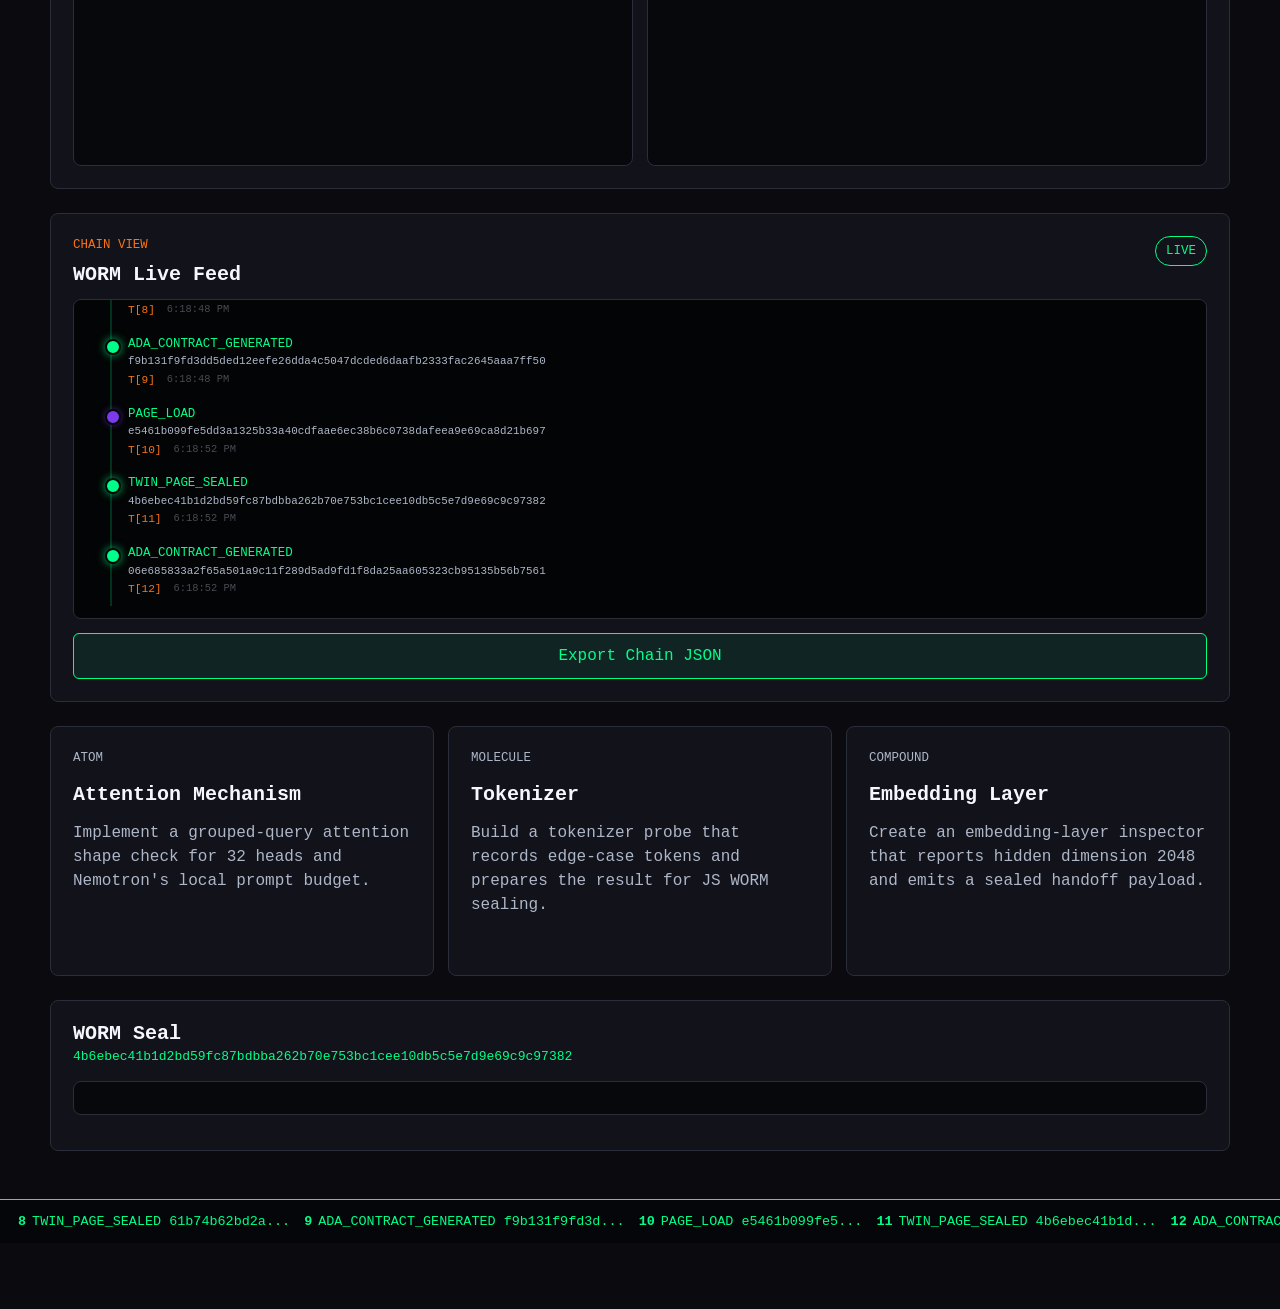
<file: twins/04-nemotron/index.html>
<!doctype html>
<html lang="en">
  <head>
    <meta charset="utf-8">
    <meta name="viewport" content="width=device-width, initial-scale=1">
    <title>Nemotron-Mini-4B Twin</title>
    <link rel="stylesheet" href="../../styles.css">
  </head>
  <body data-page="twin" data-twin="nemotron">
    <main class="shell twin-shell">
      <nav class="topline">
        <a href="../../index.html">Arena</a>
        <a href="../../page-00-worm.html">Page 00 WORM</a>
      </nav>
      <section class="hero">
        <p class="eyebrow">Twin 04</p>
        <h1>Nemotron-Mini-4B</h1>
        <p class="subtitle">Family: NVIDIA Nemotron · Parameters: 4B · Ollama tag: <code>nemotron</code> · Source map: <code>nvidia/NVIDIA-Nemotron-3-Nano-4B-GGUF</code> · Layers: 32 · Heads: 32 · Hidden: 2048 · Attention: GQA</p>
        <div class="actions">
          <button class="button" data-action="swift">Swift Mode</button>
          <button class="button" data-action="fine-tune">Fine-tune Scaffold</button>
          <button class="button" data-action="export">Export Twin JSON</button>
        </div>
      </section>
      <section class="architecture">
        <svg viewBox="0 0 820 280" role="img" aria-label="Nemotron architecture visualization">
          <rect x="20" y="100" width="120" height="70"></rect>
          <text x="80" y="140">Tokenizer</text>
          <rect x="175" y="100" width="130" height="70"></rect>
          <text x="240" y="140">Embedding</text>
          <rect x="345" y="35" width="170" height="210"></rect>
          <text x="430" y="72">32 Layers</text>
          <text x="430" y="112">32 Heads</text>
          <text x="430" y="152">GQA</text>
          <text x="430" y="192">Hidden 2048</text>
          <text x="430" y="228">RMSNorm</text>
          <rect x="555" y="100" width="110" height="70"></rect>
          <text x="610" y="140">Head</text>
          <rect x="705" y="100" width="95" height="70"></rect>
          <text x="752" y="140">Code</text>
          <path d="M140 135 H175 M305 135 H345 M515 135 H555 M665 135 H705"></path>
        </svg>
      </section>
      <section class="grid three">
        <article class="card"><p class="eyebrow">Atom</p><h2>Attention Mechanism</h2><p>Implement a grouped-query attention shape check for 32 heads and Nemotron's local prompt budget.</p></article>
        <article class="card"><p class="eyebrow">Molecule</p><h2>Tokenizer</h2><p>Build a tokenizer probe that records edge-case tokens and prepares the result for JS WORM sealing.</p></article>
        <article class="card"><p class="eyebrow">Compound</p><h2>Embedding Layer</h2><p>Create an embedding-layer inspector that reports hidden dimension 2048 and emits a sealed handoff payload.</p></article>
      </section>
      <section class="panel">
        <h2>WORM Seal</h2>
        <code id="twin-seal">pending-browser-seal</code>
        <pre id="twin-output" class="log"></pre>
      </section>
    </main>
    <div id="worm-ticker" class="ticker">WORM loading...</div>
    <script src="../../worm.js"></script>
    <script src="../../arena.js"></script>
  </body>
</html>
</file>
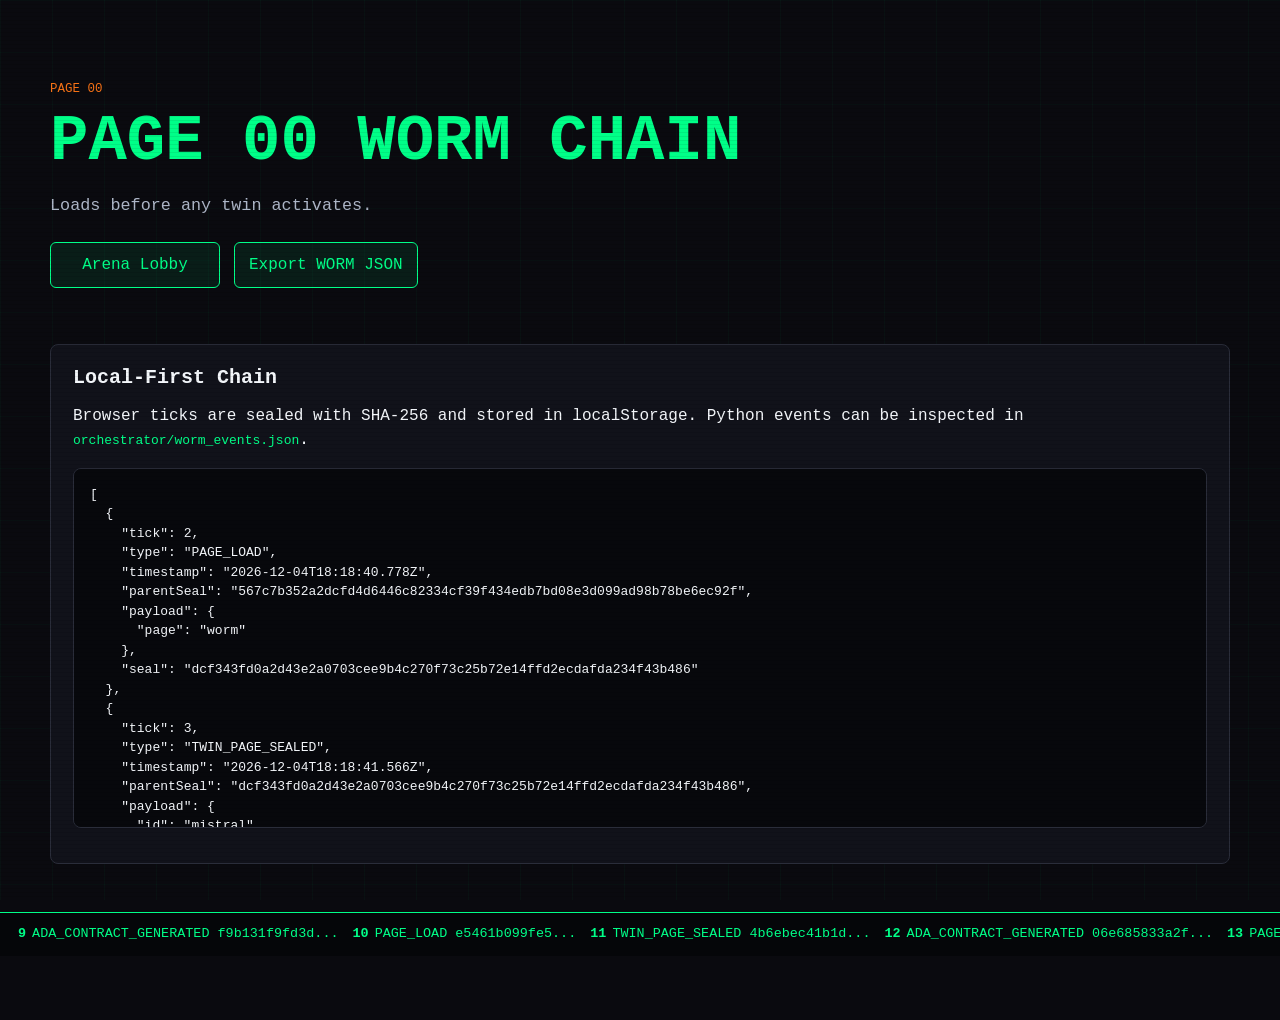
<file: page-00-worm.html>
<!doctype html>
<html lang="en">
  <head>
    <meta charset="utf-8">
    <meta name="viewport" content="width=device-width, initial-scale=1">
    <title>Page 00 WORM Chain</title>
    <link rel="stylesheet" href="styles.css">
  </head>
  <body data-page="worm">
    <main class="shell">
      <section class="hero">
        <p class="eyebrow">PAGE 00</p>
        <h1>PAGE 00 WORM CHAIN</h1>
        <p class="subtitle">Loads before any twin activates.</p>
        <div class="actions">
          <a class="button" href="index.html">Arena Lobby</a>
          <button class="button" id="export-worm">Export WORM JSON</button>
        </div>
      </section>
      <section class="panel">
        <h2>Local-First Chain</h2>
        <p>Browser ticks are sealed with SHA-256 and stored in localStorage. Python events can be inspected in <code>orchestrator/worm_events.json</code>.</p>
        <pre id="worm-log" class="log"></pre>
      </section>
    </main>
    <div id="worm-ticker" class="ticker">WORM loading...</div>
    <script src="worm.js"></script>
  </body>
</html>
</file>
<file: styles.css>
:root {
  color-scheme: dark;
  --bg: #0a0a0f;
  --panel: #11121a;
  --panel-2: #171826;
  --green: #00ff88;
  --orange: #f97316;
  --purple: #7c3aed;
  --red: #ef4444;
  --text: #f4f7fb;
  --muted: #aeb7c8;
  --line: #2a2d3a;
}

* {
  box-sizing: border-box;
}

body {
  margin: 0;
  min-height: 100vh;
  background: var(--bg);
  color: var(--text);
  font-family: ui-monospace, SFMono-Regular, Consolas, "Liberation Mono", monospace;
  line-height: 1.5;
  padding-bottom: 64px;
}

a {
  color: var(--green);
  text-decoration: none;
}

code {
  color: var(--green);
}

.shell {
  width: min(1180px, calc(100% - 32px));
  margin: 0 auto;
  padding: 28px 0 48px;
}

.topline {
  display: flex;
  flex-wrap: wrap;
  gap: 16px;
  justify-content: flex-end;
  border-bottom: 1px solid var(--line);
  padding-bottom: 16px;
}

.hero {
  padding: 52px 0 32px;
}

.lobby-hero {
  min-height: 34vh;
  display: flex;
  flex-direction: column;
  justify-content: center;
}

.eyebrow {
  color: var(--orange);
  font-size: 0.78rem;
  text-transform: uppercase;
  letter-spacing: 0;
  margin: 0 0 10px;
}

h1,
h2 {
  letter-spacing: 0;
  line-height: 1.05;
  margin: 0;
}

h1 {
  font-size: clamp(2.6rem, 4rem, 4rem);
  color: var(--green);
}

h2 {
  font-size: 1.25rem;
}

.subtitle {
  color: var(--muted);
  font-size: 1.05rem;
  max-width: 780px;
}

.actions,
.grid,
.mini-arch {
  display: grid;
  gap: 14px;
}

.actions {
  grid-template-columns: repeat(auto-fit, minmax(170px, max-content));
  margin-top: 24px;
}

.grid {
  grid-template-columns: repeat(auto-fit, minmax(240px, 1fr));
  margin: 24px 0;
}

.three {
  grid-template-columns: repeat(auto-fit, minmax(220px, 1fr));
}

.card,
.panel {
  background: var(--panel);
  border: 1px solid var(--line);
  border-radius: 8px;
}

.card {
  min-height: 250px;
  padding: 22px;
  display: flex;
  flex-direction: column;
  gap: 16px;
}

.card p {
  color: var(--muted);
  margin: 0;
}

.panel {
  padding: 22px;
  margin-top: 24px;
}

.revelation-panel {
  border-top: 1px solid var(--line);
  border-bottom: 1px solid var(--line);
  padding: 34px 0;
  margin: 28px 0;
}

.revelation-panel > div:first-child {
  margin-bottom: 20px;
}

.revelation-panel h2 {
  color: var(--green);
  font-size: 1.7rem;
}

.revelation-grid {
  display: grid;
  grid-template-columns: repeat(auto-fit, minmax(240px, 1fr));
  gap: 14px;
}

.flow-line {
  display: grid;
  grid-template-columns: repeat(4, minmax(0, 1fr));
  gap: 8px;
  margin-top: auto;
}

.flow-line span {
  border: 1px solid var(--purple);
  border-radius: 6px;
  min-height: 34px;
  display: grid;
  place-items: center;
  color: var(--text);
  background: rgba(124, 58, 237, 0.12);
  font-size: 0.8rem;
}

.button {
  appearance: none;
  border: 1px solid var(--green);
  background: rgba(0, 255, 136, 0.08);
  color: var(--green);
  border-radius: 6px;
  min-height: 44px;
  padding: 10px 14px;
  cursor: pointer;
  font: inherit;
  display: inline-flex;
  align-items: center;
  justify-content: center;
}

.button:hover {
  border-color: var(--orange);
  color: var(--orange);
}

.mini-arch {
  grid-template-columns: repeat(4, 1fr);
  margin-top: auto;
}

.mini-arch span {
  border: 1px solid var(--purple);
  color: var(--text);
  min-height: 42px;
  display: grid;
  place-items: center;
  border-radius: 6px;
  background: rgba(124, 58, 237, 0.12);
}

.architecture {
  border: 1px solid var(--line);
  border-radius: 8px;
  background: var(--panel-2);
  padding: 16px;
}

.architecture svg {
  width: 100%;
  height: auto;
  display: block;
}

.architecture rect {
  fill: rgba(0, 255, 136, 0.08);
  stroke: var(--green);
  stroke-width: 2;
  rx: 8;
}

.architecture text {
  fill: var(--text);
  font-size: 16px;
  text-anchor: middle;
  dominant-baseline: middle;
}

.architecture path {
  stroke: var(--orange);
  stroke-width: 3;
}

.log {
  white-space: pre-wrap;
  overflow: auto;
  max-height: 360px;
  background: #07080c;
  border: 1px solid var(--line);
  border-radius: 8px;
  padding: 16px;
}

.ollama-box {
  display: grid;
  gap: 16px;
}

.ada-box,
.shadow-box {
  display: grid;
  gap: 16px;
}

.box-head {
  display: flex;
  justify-content: space-between;
  gap: 16px;
  align-items: start;
}

.runtime-pill {
  border: 1px solid var(--orange);
  border-radius: 999px;
  color: var(--orange);
  padding: 5px 10px;
  font-size: 0.78rem;
  text-transform: uppercase;
}

.runtime-pill[data-state="online"] {
  border-color: var(--green);
  color: var(--green);
}

.runtime-pill[data-state="complete"] {
  border-color: var(--purple);
  color: var(--purple);
}

.runtime-grid {
  display: grid;
  grid-template-columns: repeat(auto-fit, minmax(220px, 1fr));
  gap: 14px;
}

label {
  display: grid;
  gap: 8px;
  color: var(--muted);
}

input,
textarea {
  width: 100%;
  border: 1px solid var(--line);
  border-radius: 6px;
  background: #07080c;
  color: var(--text);
  font: inherit;
  padding: 12px;
}

textarea {
  min-height: 138px;
  resize: vertical;
}

.challenge-strip {
  display: flex;
  flex-wrap: wrap;
  gap: 10px;
}

.mini-button {
  min-height: 36px;
  padding: 8px 10px;
  font-size: 0.82rem;
}

.live-output {
  min-height: 240px;
}

.seal-line {
  color: var(--muted);
  margin: 0;
  overflow-wrap: anywhere;
}

button:disabled {
  cursor: not-allowed;
  opacity: 0.5;
}

.ticker {
  position: fixed;
  left: 0;
  right: 0;
  bottom: 0;
  min-height: 44px;
  display: flex;
  align-items: center;
  padding: 10px 18px;
  background: #050609;
  border-top: 1px solid var(--green);
  color: var(--green);
  font-size: 0.84rem;
  z-index: 10;
  gap: 14px;
  overflow-x: auto;
  white-space: nowrap;
}

.ticker span {
  display: inline-flex;
  gap: 6px;
  align-items: center;
}

.ticker.pulse {
  animation: wormPulse 360ms ease-out;
}

@keyframes wormPulse {
  0% {
    box-shadow: 0 -1px 0 var(--green), 0 0 0 rgba(0, 255, 136, 0);
  }

  50% {
    box-shadow: 0 -1px 0 var(--green), 0 0 24px rgba(0, 255, 136, 0.35);
  }

  100% {
    box-shadow: 0 -1px 0 var(--green), 0 0 0 rgba(0, 255, 136, 0);
  }
}

@media (max-width: 720px) {
  .shell {
    width: min(100% - 20px, 1180px);
  }

  h1 {
    font-size: 2.35rem;
  }

  .actions {
    grid-template-columns: 1fr;
  }
}

/* ── GAME LAYER ──────────────────────────────────────────────────────── */

/* Moving grid background */
body::after {
  content: '';
  position: fixed;
  inset: 0;
  background-image:
    linear-gradient(rgba(0, 255, 136, 0.032) 1px, transparent 1px),
    linear-gradient(90deg, rgba(0, 255, 136, 0.032) 1px, transparent 1px);
  background-size: 52px 52px;
  animation: bgDrift 22s linear infinite;
  pointer-events: none;
  z-index: 0;
}

@keyframes bgDrift {
  from { background-position: 0 0; }
  to   { background-position: 52px 52px; }
}

/* CRT scanlines */
body::before {
  content: '';
  position: fixed;
  inset: 0;
  background: repeating-linear-gradient(
    0deg,
    transparent 0px, transparent 3px,
    rgba(0, 0, 0, 0.07) 3px, rgba(0, 0, 0, 0.07) 4px
  );
  pointer-events: none;
  z-index: 999;
}

.shell, .ticker { position: relative; z-index: 2; }

/* Card game hover */
.card { transition: border-color 0.2s, box-shadow 0.2s, transform 0.15s; }
.card:hover {
  border-color: rgba(0, 255, 136, 0.5);
  box-shadow: 0 0 18px rgba(0, 255, 136, 0.1);
  transform: translateY(-2px);
}

/* Architecture SVG — data flow animation */
.architecture path {
  stroke-dasharray: 18 9;
  animation: dataFlow 1.6s linear infinite;
}
.architecture rect { animation: rectGlow 3.5s ease-in-out infinite; }

@keyframes dataFlow {
  from { stroke-dashoffset: 27; }
  to   { stroke-dashoffset: 0; }
}
@keyframes rectGlow {
  0%, 100% { fill: rgba(0, 255, 136, 0.06); }
  50%       { fill: rgba(0, 255, 136, 0.16); }
}

/* Typing cursor on live output */
.live-output:not(:empty)::after {
  content: '▋';
  color: var(--green);
  animation: cursorBlink 1s step-end infinite;
  margin-left: 1px;
}
@keyframes cursorBlink {
  0%, 100% { opacity: 1; }
  50%       { opacity: 0; }
}

/* WORM seal burst */
.worm-seal-burst { animation: sealBurst 700ms ease-out forwards; }
@keyframes sealBurst {
  0%   { box-shadow: 0 0 0 rgba(0, 255, 136, 0); }
  35%  { box-shadow: 0 0 30px rgba(0, 255, 136, 0.6), 0 0 60px rgba(0, 255, 136, 0.15); }
  100% { box-shadow: 0 0 0 rgba(0, 255, 136, 0); }
}

/* ── AGENT BUILDER ───────────────────────────────────────────────────── */

.agent-builder { display: grid; gap: 22px; }

.agent-class-grid {
  display: grid;
  grid-template-columns: repeat(auto-fit, minmax(148px, 1fr));
  gap: 12px;
  margin-top: 12px;
}

.agent-class-card {
  border: 1px solid var(--line);
  border-radius: 10px;
  background: var(--panel-2);
  padding: 18px 12px 14px;
  cursor: pointer;
  display: flex;
  flex-direction: column;
  align-items: center;
  gap: 8px;
  text-align: center;
  transition: border-color 0.2s, box-shadow 0.2s, transform 0.15s;
  user-select: none;
}
.agent-class-card:hover {
  border-color: var(--green);
  box-shadow: 0 0 14px rgba(0, 255, 136, 0.15);
  transform: translateY(-3px);
}
.agent-class-card.chosen {
  border-color: var(--orange);
  background: rgba(249, 115, 22, 0.07);
  box-shadow: 0 0 22px rgba(249, 115, 22, 0.28);
}

.class-icon { font-size: 2rem; line-height: 1; }
.class-name { color: var(--green); font-size: 0.78rem; text-transform: uppercase; letter-spacing: 1px; font-weight: bold; }
.class-desc { color: var(--muted); font-size: 0.7rem; line-height: 1.4; }

.cap-row { display: flex; flex-wrap: wrap; gap: 9px; margin-top: 10px; }

.cap-chip {
  border: 1px solid var(--line);
  border-radius: 999px;
  padding: 6px 13px;
  font: inherit;
  font-size: 0.78rem;
  background: var(--panel-2);
  color: var(--muted);
  cursor: pointer;
  transition: all 0.18s;
  user-select: none;
}
.cap-chip:hover { border-color: var(--purple); color: var(--text); }
.cap-chip.on {
  border-color: var(--green);
  background: rgba(0, 255, 136, 0.09);
  color: var(--green);
  box-shadow: 0 0 8px rgba(0, 255, 136, 0.18);
}
.cap-chip.blocked-on {
  border-color: var(--red);
  background: rgba(239, 68, 68, 0.08);
  color: var(--red);
}

.stat-grid { display: grid; grid-template-columns: repeat(auto-fit, minmax(180px, 1fr)); gap: 14px; }
.stat-row  { display: grid; gap: 7px; }
.stat-head { display: flex; justify-content: space-between; color: var(--muted); font-size: 0.78rem; }
.stat-track{ height: 5px; background: var(--line); border-radius: 999px; overflow: hidden; }
.stat-fill { height: 100%; border-radius: 999px; transition: width 0.9s cubic-bezier(.34,1.56,.64,1); }
.stat-fill.g { background: var(--green); }
.stat-fill.o { background: var(--orange); }
.stat-fill.p { background: var(--purple); }

.boot-log {
  font: inherit;
  font-size: 0.8rem;
  color: var(--green);
  background: #020305;
  border: 1px solid var(--green);
  border-radius: 8px;
  padding: 16px;
  min-height: 160px;
  max-height: 280px;
  overflow-y: auto;
  white-space: pre;
  box-shadow: inset 0 0 24px rgba(0, 255, 136, 0.04), 0 0 18px rgba(0, 255, 136, 0.09);
}

.agent-profile-card {
  border: 1px solid var(--orange);
  border-radius: 10px;
  background: rgba(249, 115, 22, 0.04);
  padding: 20px;
  display: grid;
  gap: 14px;
  animation: profilePop 0.45s cubic-bezier(.34,1.56,.64,1);
}
@keyframes profilePop {
  from { opacity: 0; transform: scale(0.92) translateY(10px); }
  to   { opacity: 1; transform: scale(1) translateY(0); }
}

.agent-lvl { font-size: 0.72rem; color: var(--orange); text-transform: uppercase; letter-spacing: 2px; }
.xp-bar  { height: 4px; background: var(--line); border-radius: 999px; overflow: hidden; margin-top: 4px; }
.xp-fill { height: 100%; background: linear-gradient(90deg, var(--green), var(--orange)); width: 0; transition: width 2s cubic-bezier(.34,1.56,.64,1); }

/* ── ARENA BATTLE ────────────────────────────────────────────────────── */

.battle-panel { display: grid; gap: 18px; }

.battle-streams { display: grid; grid-template-columns: 1fr 1fr; gap: 14px; }
@media (max-width: 720px) { .battle-streams { grid-template-columns: 1fr; } }

.battle-stream { display: grid; gap: 10px; }
.battle-header {
  display: flex;
  justify-content: space-between;
  align-items: center;
  padding: 10px 14px;
  background: var(--panel-2);
  border-radius: 7px;
  border: 1px solid var(--line);
}
.battle-name { color: var(--green); font-size: 0.8rem; text-transform: uppercase; letter-spacing: 1px; }
.battle-tps  { color: var(--orange); font-size: 0.75rem; }
.battle-output { min-height: 200px; }

.verdict-panel {
  border: 1px solid var(--purple);
  border-radius: 8px;
  background: rgba(124, 58, 237, 0.07);
  padding: 16px;
  display: grid;
  gap: 10px;
  animation: profilePop 0.4s ease-out;
}
.verdict-text { color: var(--purple); font-size: 1rem; }

/* ── WORM CHAIN VIEWER ───────────────────────────────────────────────── */

.worm-viewer { display: grid; gap: 14px; }

.worm-nodes {
  display: flex;
  flex-direction: column;
  gap: 0;
  max-height: 320px;
  overflow-y: auto;
  border: 1px solid var(--line);
  border-radius: 8px;
  background: #030405;
  padding: 12px 12px 12px 36px;
}

.worm-node {
  position: relative;
  padding: 8px 0 8px 16px;
  border-left: 2px solid rgba(0, 255, 136, 0.18);
  animation: nodeIn 0.25s ease-out;
}
@keyframes nodeIn {
  from { opacity: 0; transform: translateX(-6px); }
  to   { opacity: 1; transform: translateX(0); }
}
.worm-node::before {
  content: '';
  position: absolute;
  left: -7px; top: 12px;
  width: 12px; height: 12px;
  border-radius: 50%;
  background: var(--green);
  border: 2px solid #030405;
  box-shadow: 0 0 8px rgba(0, 255, 136, 0.7);
}
.worm-node.tick-event::before { background: var(--orange); box-shadow: 0 0 6px rgba(249,115,22,0.5); }
.worm-node.page-event::before { background: var(--purple); box-shadow: 0 0 6px rgba(124,58,237,0.5); }

.node-type { color: var(--green);  font-size: 0.78rem; }
.node-seal { color: var(--muted);  font-size: 0.68rem; overflow: hidden; text-overflow: ellipsis; white-space: nowrap; }
.node-meta { display: flex; gap: 12px; margin-top: 2px; }
.node-tick { color: var(--orange); font-size: 0.7rem; }
.node-time { color: rgba(174,183,200,0.4); font-size: 0.65rem; }

/* ── TWIN BUILDER WIZARD ─────────────────────────────────────────────── */

.twin-wizard-overlay {
  position: fixed;
  inset: 0;
  background: rgba(10, 10, 15, 0.96);
  z-index: 1100;
  display: flex;
  align-items: center;
  justify-content: center;
  padding: 20px;
  animation: fadeIn 0.3s ease-out;
}

@keyframes fadeIn { from { opacity: 0; } to { opacity: 1; } }

.twin-wizard-card {
  background: var(--panel);
  border: 1px solid var(--line);
  border-radius: 16px;
  padding: 36px;
  width: min(540px, 100%);
  display: grid;
  gap: 26px;
  box-shadow: 0 0 60px rgba(0, 255, 136, 0.08);
  animation: cardSlideUp 0.35s cubic-bezier(.34,1.56,.64,1);
}

@keyframes cardSlideUp {
  from { opacity: 0; transform: translateY(24px) scale(0.96); }
  to   { opacity: 1; transform: translateY(0) scale(1); }
}

.wizard-progress { display: flex; gap: 8px; justify-content: center; }

.wizard-dot {
  width: 10px; height: 10px;
  border-radius: 50%;
  background: var(--line);
  transition: background 0.3s, box-shadow 0.3s;
}
.wizard-dot.active { background: var(--green); box-shadow: 0 0 8px rgba(0,255,136,0.5); }
.wizard-dot.done   { background: var(--orange); }

.wizard-stage   { display: grid; gap: 18px; min-height: 280px; }
.wizard-title   { font-size: 1.5rem; color: var(--green); margin: 0; line-height: 1.1; }
.wizard-sub     { color: var(--muted); margin: 0; font-size: 0.9rem; line-height: 1.5; }
.wizard-nav     { display: flex; gap: 10px; justify-content: flex-end; align-items: center; }

/* Avatar upload */
.avatar-upload-zone {
  display: flex;
  flex-direction: column;
  align-items: center;
  gap: 14px;
  cursor: pointer;
}

.avatar-circle {
  width: 130px; height: 130px;
  border-radius: 50%;
  border: 2px dashed var(--green);
  background: var(--panel-2);
  display: flex;
  align-items: center;
  justify-content: center;
  overflow: hidden;
  transition: border-color 0.2s, box-shadow 0.2s;
}
.avatar-circle:hover, .avatar-circle.drag-over {
  border-color: var(--orange);
  box-shadow: 0 0 20px rgba(249,115,22,0.2);
  border-style: solid;
}
.avatar-circle img { width: 100%; height: 100%; object-fit: cover; border-radius: 50%; }
.avatar-plus       { font-size: 2.8rem; color: var(--green); line-height: 1; user-select: none; }
.avatar-upload-hint { color: var(--muted); font-size: 0.8rem; text-align: center; }

/* Wizard model selection */
.wizard-model-grid {
  display: grid;
  grid-template-columns: repeat(auto-fit, minmax(108px, 1fr));
  gap: 10px;
}

.wizard-model-card {
  border: 1px solid var(--line);
  border-radius: 8px;
  background: var(--panel-2);
  padding: 12px 8px;
  cursor: pointer;
  display: flex;
  flex-direction: column;
  align-items: center;
  gap: 4px;
  text-align: center;
  transition: border-color 0.2s, box-shadow 0.2s;
  user-select: none;
}
.wizard-model-card:hover { border-color: var(--green); }
.wizard-model-card.chosen {
  border-color: var(--orange);
  background: rgba(249,115,22,0.07);
  box-shadow: 0 0 14px rgba(249,115,22,0.2);
}
.model-tag { color: var(--green); font-weight: bold; text-transform: uppercase; font-size: 0.8rem; }
.model-sub { color: var(--muted); font-size: 0.68rem; }

/* ── TWIN CHAT SECTION ───────────────────────────────────────────────── */

.twin-chat-section {
  background: var(--panel);
  border: 1px solid var(--green);
  border-radius: 12px;
  box-shadow: 0 0 32px rgba(0,255,136,0.07);
  padding: 22px;
  margin-bottom: 28px;
  display: grid;
  gap: 0;
}

.twin-chat-header {
  display: flex;
  justify-content: space-between;
  align-items: center;
  flex-wrap: wrap;
  gap: 10px;
  padding-bottom: 16px;
  border-bottom: 1px solid var(--line);
  margin-bottom: 18px;
}

.twin-chat-layout {
  display: grid;
  grid-template-columns: 160px 1fr;
  gap: 20px;
  align-items: start;
}

@media (max-width: 600px) { .twin-chat-layout { grid-template-columns: 1fr; } }

.twin-avatar-panel {
  display: flex;
  flex-direction: column;
  align-items: center;
  gap: 10px;
  position: sticky;
  top: 20px;
}

.chat-avatar-img {
  width: 110px; height: 110px;
  border-radius: 50%;
  object-fit: cover;
  border: 3px solid var(--green);
  display: block;
  transition: box-shadow 0.3s;
}

.chat-avatar-img.speaking {
  animation: avatarPulse 0.5s ease-in-out infinite alternate;
}

.chat-avatar-no-img {
  width: 110px; height: 110px;
  border-radius: 50%;
  border: 3px solid var(--green);
  background: var(--panel-2);
  display: flex;
  align-items: center;
  justify-content: center;
  font-size: 2.8rem;
}

@keyframes avatarPulse {
  from { box-shadow: 0 0 0 3px rgba(0,255,136,0.5), 0 0 12px rgba(0,255,136,0.3); }
  to   { box-shadow: 0 0 0 7px rgba(0,255,136,0.8), 0 0 32px rgba(0,255,136,0.5); }
}

.twin-name-tag  { color: var(--green); font-size: 0.82rem; text-transform: uppercase; letter-spacing: 1px; font-weight: bold; text-align: center; }
.twin-model-tag { color: var(--muted); font-size: 0.7rem; text-align: center; }

/* Audio waveform */
.wave-bars { display: flex; align-items: flex-end; gap: 3px; height: 22px; }
.wave-bar  { width: 4px; border-radius: 2px; background: var(--green); opacity: 0.2; height: 4px; transition: height 0.15s, opacity 0.15s; }

.wave-bars.active .wave-bar { opacity: 1; }
.wave-bars.active .wave-bar:nth-child(1) { animation: waveAnim 0.50s ease-in-out infinite alternate; }
.wave-bars.active .wave-bar:nth-child(2) { animation: waveAnim 0.70s ease-in-out infinite alternate 0.10s; }
.wave-bars.active .wave-bar:nth-child(3) { animation: waveAnim 0.60s ease-in-out infinite alternate 0.05s; }
.wave-bars.active .wave-bar:nth-child(4) { animation: waveAnim 0.80s ease-in-out infinite alternate 0.15s; }
.wave-bars.active .wave-bar:nth-child(5) { animation: waveAnim 0.55s ease-in-out infinite alternate 0.08s; }
.wave-bars.active .wave-bar:nth-child(6) { animation: waveAnim 0.65s ease-in-out infinite alternate 0.20s; }
.wave-bars.active .wave-bar:nth-child(7) { animation: waveAnim 0.75s ease-in-out infinite alternate 0.03s; }

@keyframes waveAnim {
  from { height: 3px; }
  to   { height: 20px; }
}

/* Chat messages */
.twin-messages-panel { display: flex; flex-direction: column; gap: 12px; }

.chat-messages {
  min-height: 240px;
  max-height: 380px;
  overflow-y: auto;
  display: flex;
  flex-direction: column;
  gap: 10px;
  padding: 4px 0;
}

.chat-bubble {
  max-width: 84%;
  padding: 11px 15px;
  border-radius: 14px;
  font-size: 0.88rem;
  line-height: 1.55;
  white-space: pre-wrap;
  animation: bubbleIn 0.25s cubic-bezier(.34,1.56,.64,1);
}

@keyframes bubbleIn {
  from { opacity: 0; transform: scale(0.92) translateY(6px); }
  to   { opacity: 1; transform: scale(1) translateY(0); }
}

.chat-bubble.user {
  background: rgba(249,115,22,0.1);
  border: 1px solid rgba(249,115,22,0.25);
  color: var(--text);
  align-self: flex-end;
  border-bottom-right-radius: 4px;
}

.chat-bubble.twin {
  background: rgba(0,255,136,0.07);
  border: 1px solid rgba(0,255,136,0.18);
  color: var(--text);
  align-self: flex-start;
  border-bottom-left-radius: 4px;
}

.chat-input-row { display: grid; grid-template-columns: 1fr auto; gap: 10px; align-items: center; }
.chat-input-row input { margin: 0; }

/* Simplicity mode — hides tech panels so only twin is visible */
body.simple-mode .panel:not(.twin-chat-section) { display: none !important; }
body.simple-mode .architecture, body.simple-mode .grid.three,
body.simple-mode #twin-seal, body.simple-mode .ticker { display: none !important; }
</file>
